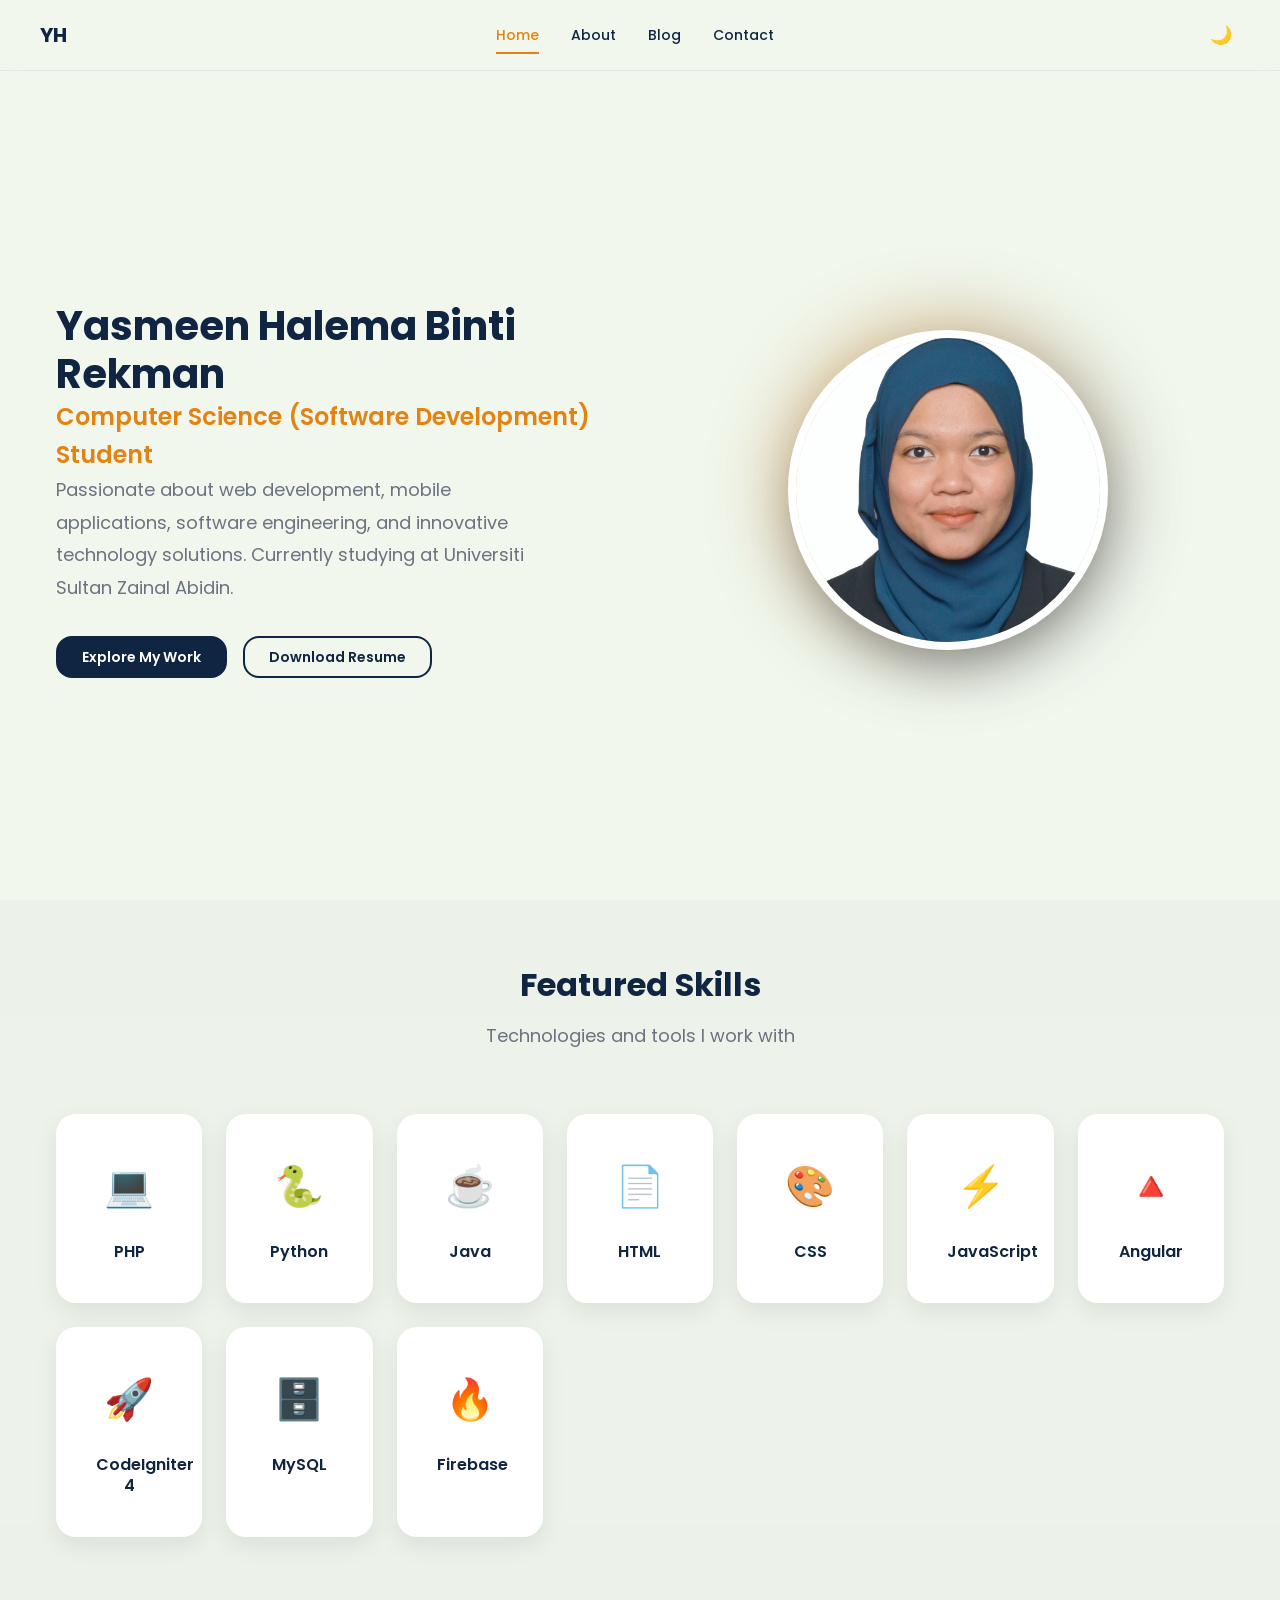
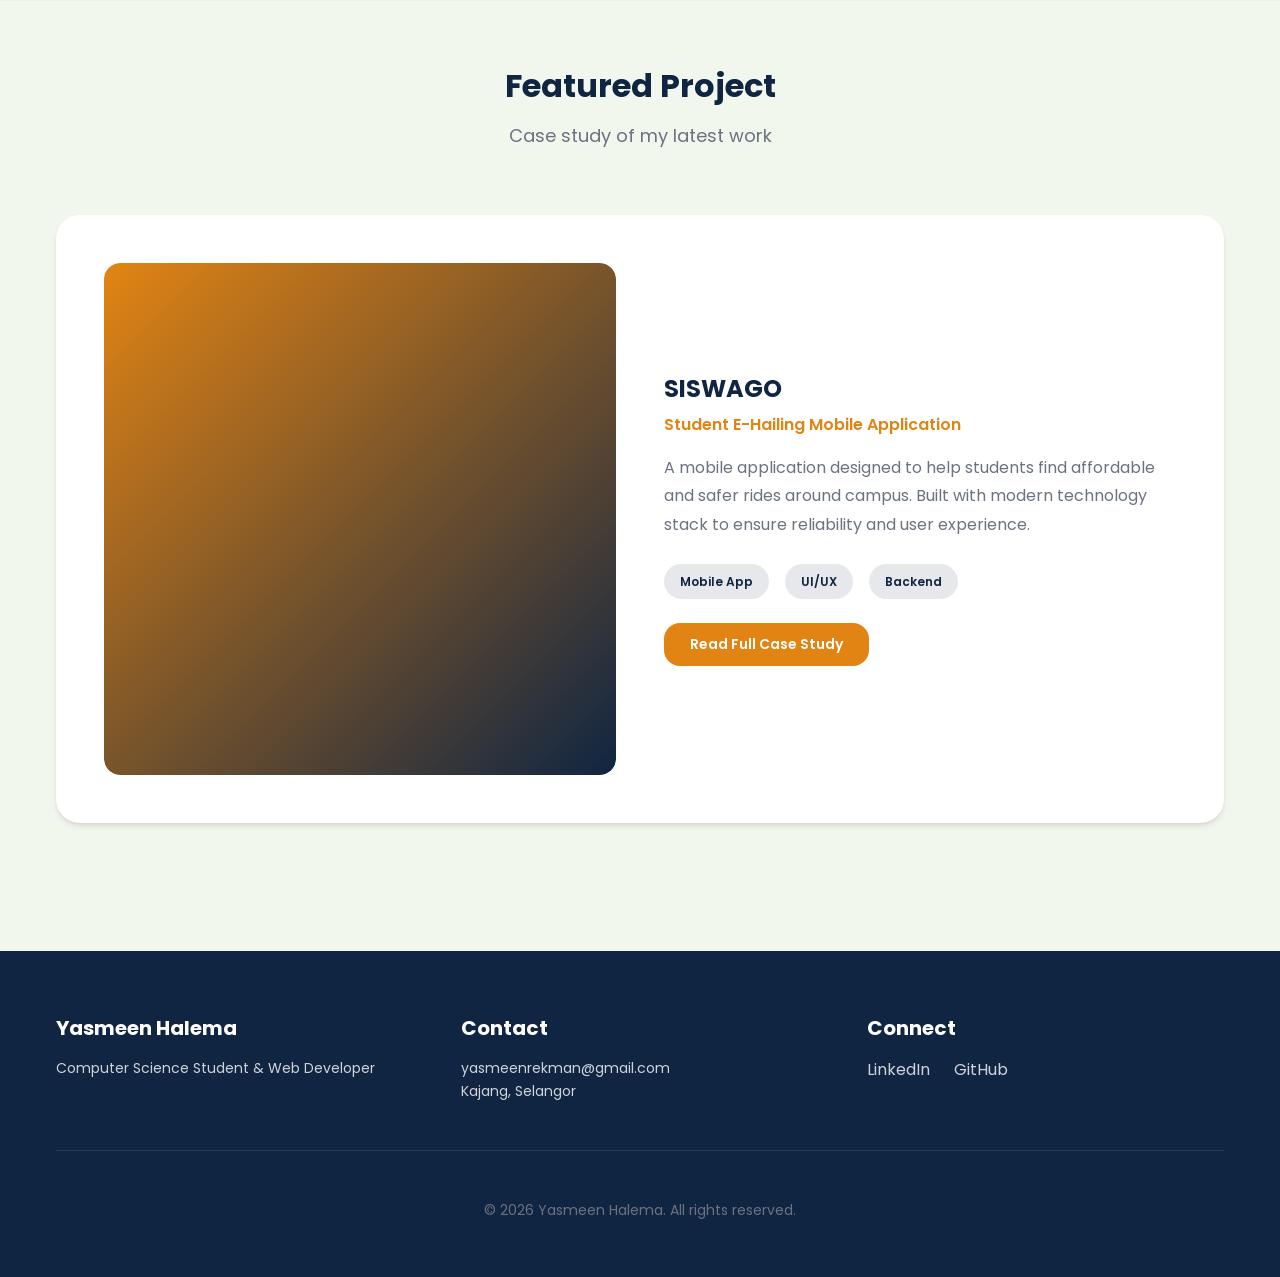
<file: index.html>
<!doctype html>
<html lang="en">
<head>
  <meta charset="utf-8" />
  <meta name="viewport" content="width=device-width, initial-scale=1" />
  <title>Yasmeen Halema — Personal Portfolio</title>
  <link rel="preconnect" href="https://fonts.googleapis.com" />
  <link rel="preconnect" href="https://fonts.gstatic.com" crossorigin />
  <link href="https://fonts.googleapis.com/css2?family=Poppins:wght@300;400;500;600;700&display=swap" rel="stylesheet" />
  <link rel="stylesheet" href="css/style.css">
</head>
<body>
  <header class="site-header" id="header">
    <div class="header-wrapper">
      <div class="container header-inner">
        <a class="logo" href="index.html">YH</a>
        <nav id="nav" class="nav">
          <a href="index.html" class="nav-link" data-page="home">Home</a>
          <a href="about.html" class="nav-link" data-page="about">About</a>
          <a href="blog.html" class="nav-link" data-page="blog">Blog</a>
          <a href="contact.html" class="nav-link" data-page="contact">Contact</a>
        </nav>
        <div class="header-actions">
          <button id="theme-toggle" class="btn-icon theme-toggle" aria-label="Toggle theme">🌙</button>
          <button id="nav-toggle" class="btn-icon nav-toggle mobile-only" aria-label="Toggle navigation">☰</button>
        </div>
      </div>
    </div>
  </header>

  <main>
    <!-- HERO SECTION -->
    <section class="hero" id="hero">
      <div class="container">
        <div class="hero-grid">
          <div class="hero-content fade-in">
            <div class="hero-text">
              <h1 class="hero-title">Yasmeen Halema Binti Rekman</h1>
              <p class="hero-subtitle">Computer Science (Software Development) Student</p>
              <p class="hero-description">Passionate about web development, mobile applications, software engineering, and innovative technology solutions. Currently studying at Universiti Sultan Zainal Abidin.</p>
            </div>
            <div class="hero-cta">
              <a href="about.html" class="btn btn-primary">Explore My Work</a>
              <a href="assets/resume.pdf" download class="btn btn-outline">Download Resume</a>
            </div>
          </div>
          <div class="hero-image fade-in">
            <div class="profile-wrapper">
              <div class="profile-bg"></div>
              <img src="assets/gambar formal 2.jpg" alt="Yasmeen Halema" class="profile-img" />
            </div>
          </div>
        </div>
      </div>
    </section>

    <!-- FEATURED SKILLS SECTION -->
    <section class="section-skills" id="skills">
      <div class="container">
        <div class="section-header fade-in">
          <h2>Featured Skills</h2>
          <p>Technologies and tools I work with</p>
        </div>
        <div class="skills-grid">
          <div class="skill-card fade-in">
            <div class="skill-icon">💻</div>
            <h3>PHP</h3>
          </div>
          <div class="skill-card fade-in">
            <div class="skill-icon">🐍</div>
            <h3>Python</h3>
          </div>
          <div class="skill-card fade-in">
            <div class="skill-icon">☕</div>
            <h3>Java</h3>
          </div>
          <div class="skill-card fade-in">
            <div class="skill-icon">📄</div>
            <h3>HTML</h3>
          </div>
          <div class="skill-card fade-in">
            <div class="skill-icon">🎨</div>
            <h3>CSS</h3>
          </div>
          <div class="skill-card fade-in">
            <div class="skill-icon">⚡</div>
            <h3>JavaScript</h3>
          </div>
          <div class="skill-card fade-in">
            <div class="skill-icon">🔺</div>
            <h3>Angular</h3>
          </div>
          <div class="skill-card fade-in">
            <div class="skill-icon">🚀</div>
            <h3>CodeIgniter 4</h3>
          </div>
          <div class="skill-card fade-in">
            <div class="skill-icon">🗄️</div>
            <h3>MySQL</h3>
          </div>
          <div class="skill-card fade-in">
            <div class="skill-icon">🔥</div>
            <h3>Firebase</h3>
          </div>
        </div>
      </div>
    </section>

    <!-- FEATURED PROJECT SECTION -->
    <section class="section-project" id="project">
      <div class="container">
        <div class="section-header fade-in">
          <h2>Featured Project</h2>
          <p>Case study of my latest work</p>
        </div>
        <div class="project-showcase fade-in">
          <div class="project-image">
            <div class="project-placeholder"></div>
          </div>
          <div class="project-details">
            <h3>SISWAGO</h3>
            <p class="project-subtitle">Student E-Hailing Mobile Application</p>
            <p class="project-description">A mobile application designed to help students find affordable and safer rides around campus. Built with modern technology stack to ensure reliability and user experience.</p>
            <div class="tech-badges">
              <span class="badge">Mobile App</span>
              <span class="badge">UI/UX</span>
              <span class="badge">Backend</span>
            </div>
            <a href="blog.html" class="btn btn-secondary">Read Full Case Study</a>
          </div>
        </div>
      </div>
    </section>

  </main>

  <!-- FOOTER -->
  <footer class="site-footer">
    <div class="container">
      <div class="footer-content">
        <div class="footer-section">
          <h4>Yasmeen Halema</h4>
          <p>Computer Science Student & Web Developer</p>
        </div>
        <div class="footer-section">
          <h4>Contact</h4>
          <p><a href="mailto:yasmeenrekman@gmail.com">yasmeenrekman@gmail.com</a></p>
          <p>Kajang, Selangor</p>
        </div>
        <div class="footer-section">
          <h4>Connect</h4>
          <div class="footer-socials">
            <a href="#" aria-label="LinkedIn">LinkedIn</a>
            <a href="#" aria-label="GitHub">GitHub</a>
          </div>
        </div>
      </div>
      <div class="footer-bottom">
        <p>&copy; 2026 Yasmeen Halema. All rights reserved.</p>
      </div>
    </div>
  </footer>

  <!-- SCROLL TO TOP BUTTON -->
  <button id="scrollTop" class="scroll-top" title="Back to top" aria-label="Scroll to top">↑</button>

  <script src="js/script.js"></script>
</body>
</html>
</file>
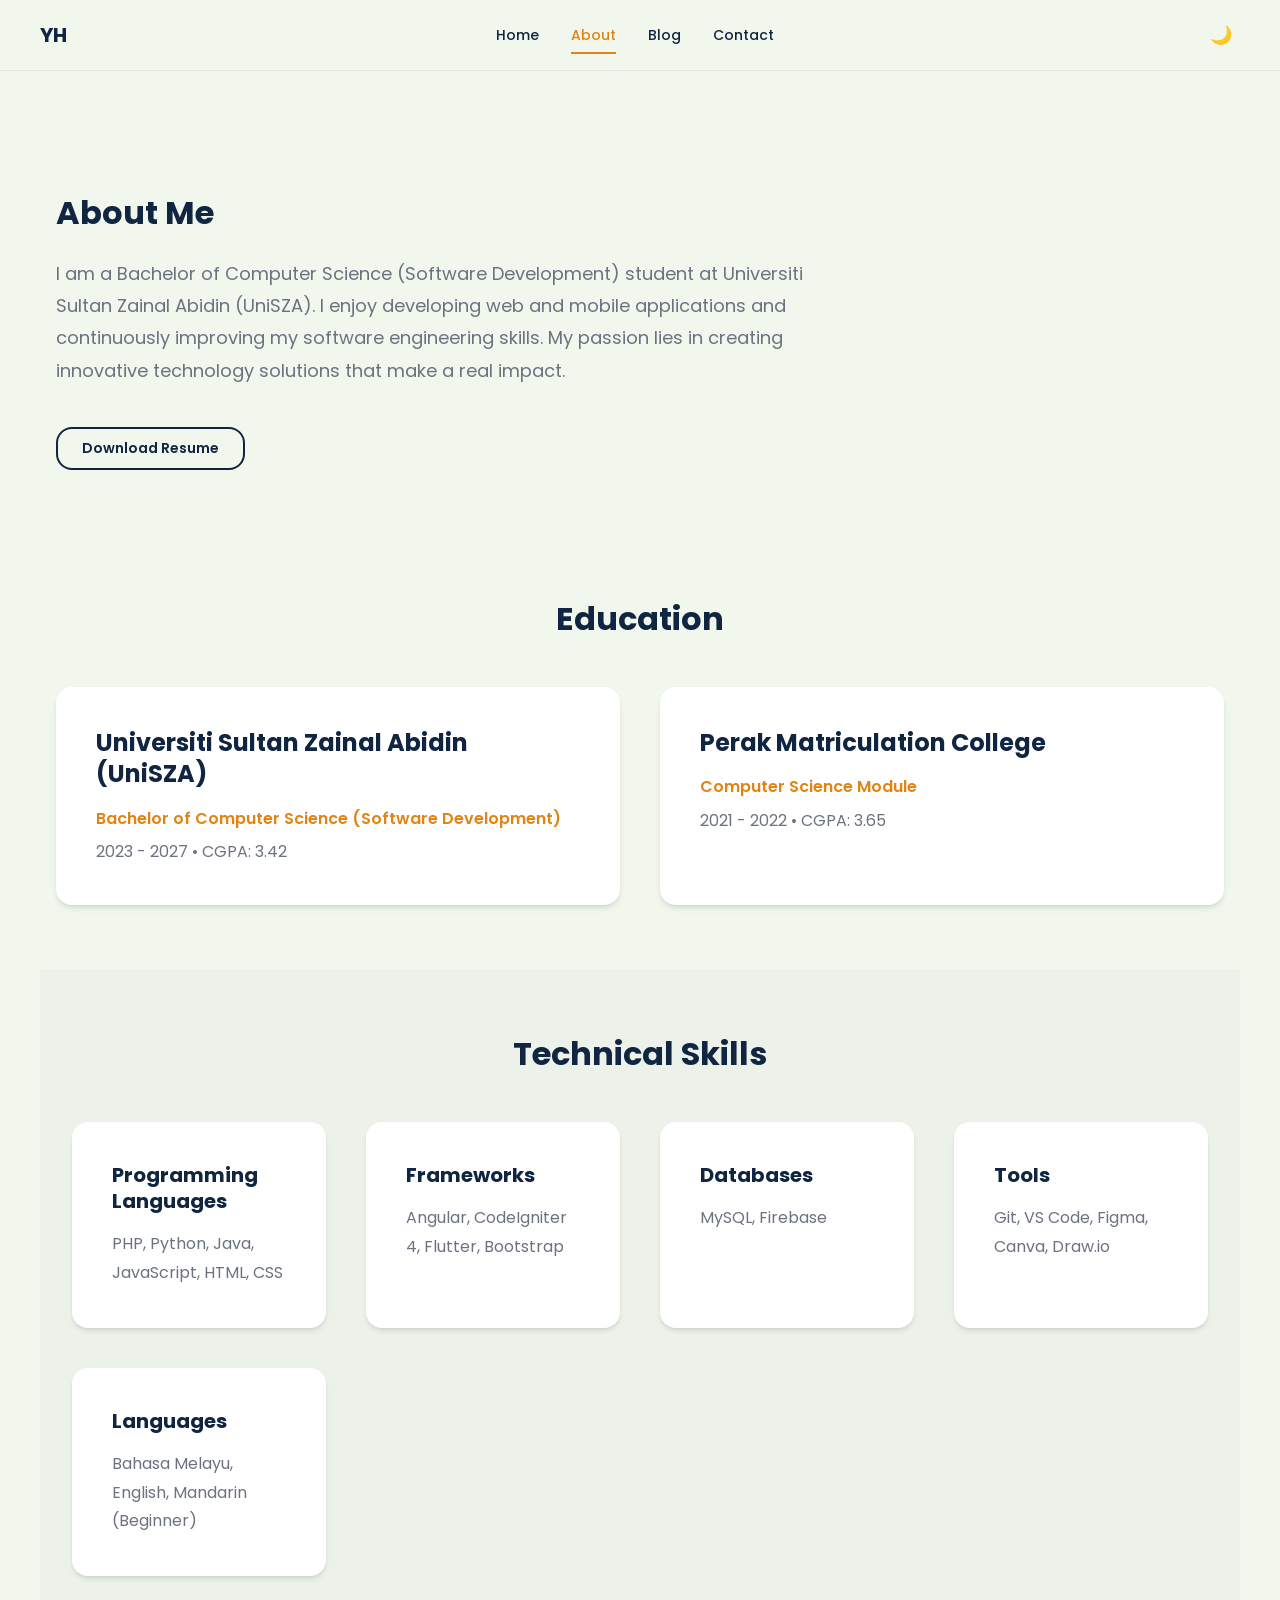
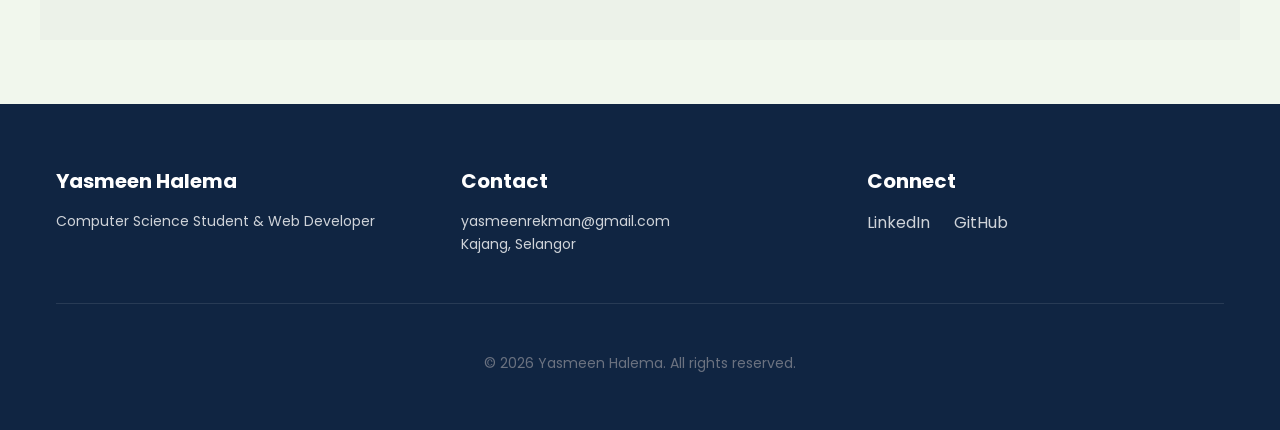
<file: about.html>
<!doctype html>
<html lang="en">
<head>
  <meta charset="utf-8" />
  <meta name="viewport" content="width=device-width, initial-scale=1" />
  <title>About — Yasmeen Halema</title>
  <link rel="preconnect" href="https://fonts.googleapis.com" />
  <link rel="preconnect" href="https://fonts.gstatic.com" crossorigin />
  <link href="https://fonts.googleapis.com/css2?family=Poppins:wght@300;400;500;600;700&display=swap" rel="stylesheet" />
  <link rel="stylesheet" href="css/style.css">
</head>
<body>
  <header class="site-header" id="header">
    <div class="header-wrapper">
      <div class="container header-inner">
        <a class="logo" href="index.html">YH</a>
        <nav id="nav" class="nav">
          <a href="index.html" class="nav-link" data-page="home">Home</a>
          <a href="about.html" class="nav-link" data-page="about">About</a>
          <a href="blog.html" class="nav-link" data-page="blog">Blog</a>
          <a href="contact.html" class="nav-link" data-page="contact">Contact</a>
        </nav>
        <div class="header-actions">
          <button id="theme-toggle" class="btn-icon theme-toggle" aria-label="Toggle theme">🌙</button>
          <button id="nav-toggle" class="btn-icon nav-toggle mobile-only" aria-label="Toggle navigation">☰</button>
        </div>
      </div>
    </div>
  </header>

  <main style="padding-top: 80px;">
    <div class="container">
      <!-- ABOUT ME SECTION -->
      <section class="section-about fade-in" style="padding: var(--space-4xl) 0; margin-top: var(--space-3xl);">
        <h1 style="font-size: var(--font-size-3xl); margin-bottom: var(--space-lg);">About Me</h1>
        <p style="font-size: var(--font-size-lg); line-height: 1.8; max-width: 800px; color: var(--text-muted);">
          I am a Bachelor of Computer Science (Software Development) student at Universiti Sultan Zainal Abidin (UniSZA). I enjoy developing web and mobile applications and continuously improving my software engineering skills. My passion lies in creating innovative technology solutions that make a real impact.
        </p>
        <a class="btn btn-outline" href="assets/resume.pdf" download style="margin-top: var(--space-lg);">Download Resume</a>
      </section>

      <!-- EDUCATION SECTION -->
      <section class="section-education fade-in" style="padding: var(--space-4xl) 0;">
        <h2 style="text-align: center; margin-bottom: var(--space-3xl);">Education</h2>
        <div class="edu-grid">
          <div class="edu-card" style="background: var(--white); padding: var(--space-2xl); border-radius: var(--radius-lg); box-shadow: var(--shadow-md);">
            <h3 style="margin-bottom: var(--space-md);">Universiti Sultan Zainal Abidin (UniSZA)</h3>
            <p style="color: var(--accent); font-weight: var(--fw-semibold); margin-bottom: var(--space-sm);">Bachelor of Computer Science (Software Development)</p>
            <p style="color: var(--text-muted); margin: 0;">2023 - 2027 • CGPA: 3.42</p>
          </div>
          <div class="edu-card" style="background: var(--white); padding: var(--space-2xl); border-radius: var(--radius-lg); box-shadow: var(--shadow-md);">
            <h3 style="margin-bottom: var(--space-md);">Perak Matriculation College</h3>
            <p style="color: var(--accent); font-weight: var(--fw-semibold); margin-bottom: var(--space-sm);">Computer Science Module</p>
            <p style="color: var(--text-muted); margin: 0;">2021 - 2022 • CGPA: 3.65</p>
          </div>
        </div>
      </section>

      <!-- TECHNICAL SKILLS SECTION -->
      <section class="section-tech-skills fade-in" style="padding: var(--space-4xl) 0; background: rgba(16, 37, 66, 0.02); margin: 0 calc(var(--space-md) * -1); padding-left: var(--space-md); padding-right: var(--space-md);">
        <div class="container">
          <h2 style="text-align: center; margin-bottom: var(--space-3xl);">Technical Skills</h2>
          <div style="display: grid; grid-template-columns: repeat(auto-fit, minmax(250px, 1fr)); gap: var(--space-2xl);">
            <div style="background: var(--white); padding: var(--space-2xl); border-radius: var(--radius-lg); box-shadow: var(--shadow-md);">
              <h4 style="color: var(--primary); margin-bottom: var(--space-md);">Programming Languages</h4>
              <p style="color: var(--text-muted); line-height: 1.8; margin: 0;">PHP, Python, Java, JavaScript, HTML, CSS</p>
            </div>
            <div style="background: var(--white); padding: var(--space-2xl); border-radius: var(--radius-lg); box-shadow: var(--shadow-md);">
              <h4 style="color: var(--primary); margin-bottom: var(--space-md);">Frameworks</h4>
              <p style="color: var(--text-muted); line-height: 1.8; margin: 0;">Angular, CodeIgniter 4, Flutter, Bootstrap</p>
            </div>
            <div style="background: var(--white); padding: var(--space-2xl); border-radius: var(--radius-lg); box-shadow: var(--shadow-md);">
              <h4 style="color: var(--primary); margin-bottom: var(--space-md);">Databases</h4>
              <p style="color: var(--text-muted); line-height: 1.8; margin: 0;">MySQL, Firebase</p>
            </div>
            <div style="background: var(--white); padding: var(--space-2xl); border-radius: var(--radius-lg); box-shadow: var(--shadow-md);">
              <h4 style="color: var(--primary); margin-bottom: var(--space-md);">Tools</h4>
              <p style="color: var(--text-muted); line-height: 1.8; margin: 0;">Git, VS Code, Figma, Canva, Draw.io</p>
            </div>
            <div style="background: var(--white); padding: var(--space-2xl); border-radius: var(--radius-lg); box-shadow: var(--shadow-md);">
              <h4 style="color: var(--primary); margin-bottom: var(--space-md);">Languages</h4>
              <p style="color: var(--text-muted); line-height: 1.8; margin: 0;">Bahasa Melayu, English, Mandarin (Beginner)</p>
            </div>
          </div>
        </div>
      </section>
    </div>
  </main>

  <footer class="site-footer">
    <div class="container">
      <div class="footer-content">
        <div class="footer-section">
          <h4>Yasmeen Halema</h4>
          <p>Computer Science Student & Web Developer</p>
        </div>
        <div class="footer-section">
          <h4>Contact</h4>
          <p><a href="mailto:yasmeenrekman@gmail.com">yasmeenrekman@gmail.com</a></p>
          <p>Kajang, Selangor</p>
        </div>
        <div class="footer-section">
          <h4>Connect</h4>
          <div class="footer-socials">
            <a href="#" aria-label="LinkedIn">LinkedIn</a>
            <a href="#" aria-label="GitHub">GitHub</a>
          </div>
        </div>
      </div>
      <div class="footer-bottom">
        <p>&copy; 2026 Yasmeen Halema. All rights reserved.</p>
      </div>
    </div>
  </footer>

  <button id="scrollTop" class="scroll-top" title="Back to top" aria-label="Scroll to top">↑</button>

  <script src="js/script.js"></script>
</body>
</html>
</file>
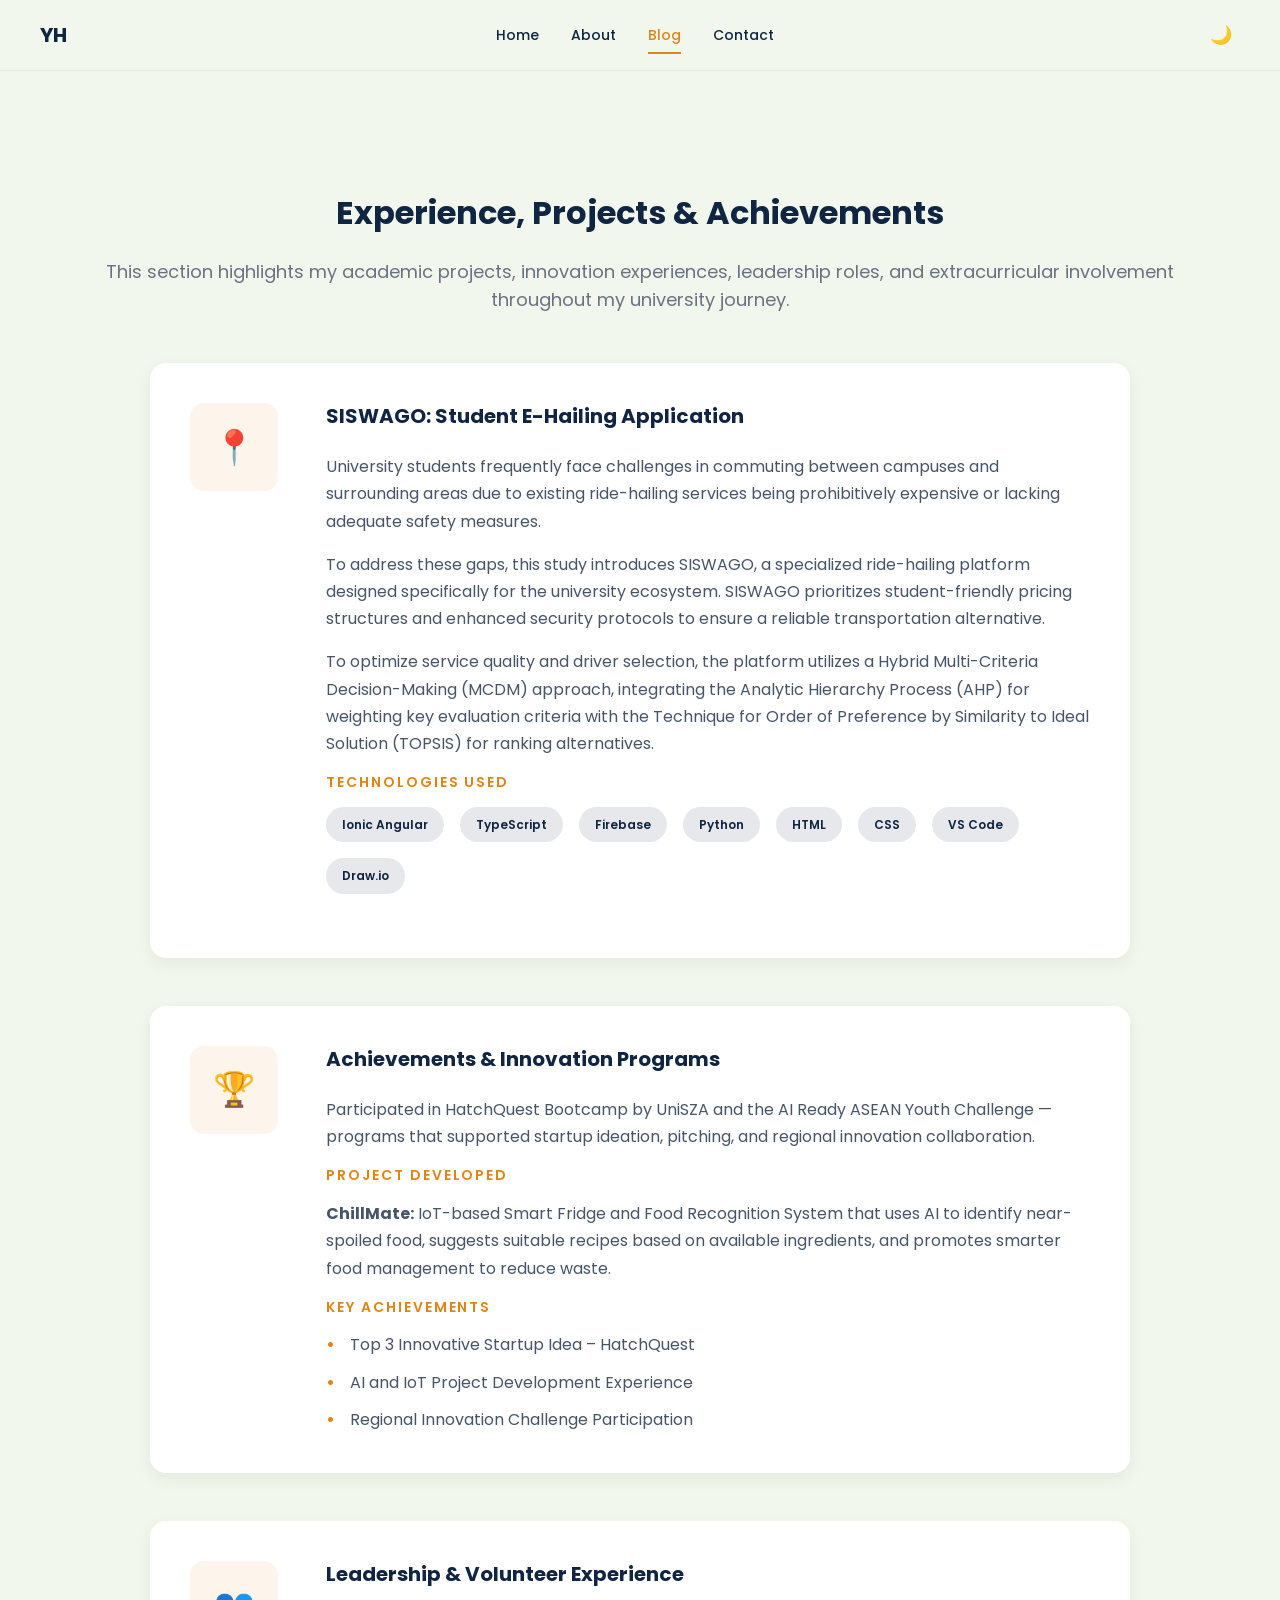
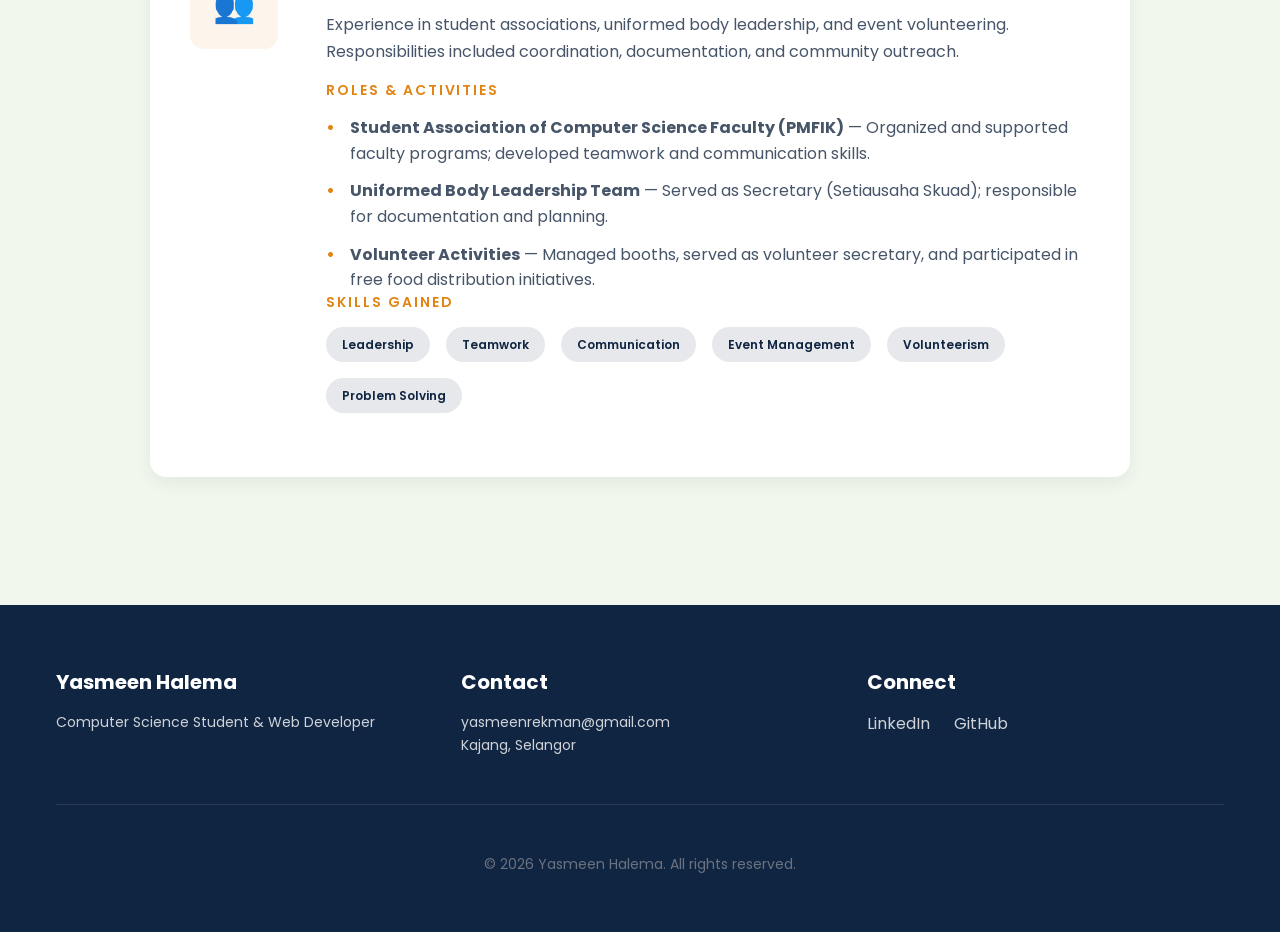
<file: blog.html>
<!doctype html>
<html lang="en">
<head>
  <meta charset="utf-8" />
  <meta name="viewport" content="width=device-width, initial-scale=1" />
  <title>Portfolio Highlights — Yasmeen Halema</title>
  <link rel="preconnect" href="https://fonts.googleapis.com" />
  <link rel="preconnect" href="https://fonts.gstatic.com" crossorigin />
  <link href="https://fonts.googleapis.com/css2?family=Poppins:wght@300;400;500;600;700&display=swap" rel="stylesheet" />
  <link rel="stylesheet" href="css/style.css">
</head>
<body>
  <header class="site-header" id="header">
    <div class="header-wrapper">
      <div class="container header-inner">
        <a class="logo" href="index.html">YH</a>
        <nav id="nav" class="nav">
          <a href="index.html" class="nav-link" data-page="home">Home</a>
          <a href="about.html" class="nav-link" data-page="about">About</a>
          <a href="blog.html" class="nav-link" data-page="blog">Blog</a>
          <a href="contact.html" class="nav-link" data-page="contact">Contact</a>
        </nav>
        <div class="header-actions">
          <button id="theme-toggle" class="btn-icon theme-toggle" aria-label="Toggle theme">🌙</button>
          <button id="nav-toggle" class="btn-icon nav-toggle mobile-only" aria-label="Toggle navigation">☰</button>
        </div>
      </div>
    </div>
  </header>

  <main style="padding-top: 88px;">
    <div class="container">
      <section class="section-experience fade-in" style="padding: var(--space-4xl) 0; margin-top: var(--space-2xl);">
        <div class="section-header" style="margin-bottom: var(--space-3xl); text-align: center;">
          <h1 style="font-size: var(--font-size-3xl); margin-bottom: var(--space-lg);">Experience, Projects & Achievements</h1>
          <p>This section highlights my academic projects, innovation experiences, leadership roles, and extracurricular involvement throughout my university journey.</p>
        </div>

        <div class="experience-grid">
          <!-- Project Card (TOP) -->
          <article class="experience-card fade-in">
            <div class="card-top" aria-hidden="true">
              <span class="card-icon" title="Project">📍</span>
            </div>
            <div class="timeline-content">
              <h3>SISWAGO: Student E-Hailing Application</h3>
              <p>University students frequently face challenges in commuting between campuses and surrounding areas due to existing ride-hailing services being prohibitively expensive or lacking adequate safety measures.</p>
              <p>To address these gaps, this study introduces SISWAGO, a specialized ride-hailing platform designed specifically for the university ecosystem. SISWAGO prioritizes student-friendly pricing structures and enhanced security protocols to ensure a reliable transportation alternative.</p>
              <p>To optimize service quality and driver selection, the platform utilizes a Hybrid Multi-Criteria Decision-Making (MCDM) approach, integrating the Analytic Hierarchy Process (AHP) for weighting key evaluation criteria with the Technique for Order of Preference by Similarity to Ideal Solution (TOPSIS) for ranking alternatives.</p>

              <div class="experience-subsection">
                <h4>TECHNOLOGIES USED</h4>
                <div class="tech-badges">
                  <span class="badge">Ionic Angular</span>
                  <span class="badge">TypeScript</span>
                  <span class="badge">Firebase</span>
                  <span class="badge">Python</span>
                  <span class="badge">HTML</span>
                  <span class="badge">CSS</span>
                  <span class="badge">VS Code</span>
                  <span class="badge">Draw.io</span>
                </div>
              </div>
            </div>
          </article>

          <!-- Achievement Card (MIDDLE) -->
          <article class="experience-card fade-in">
            <div class="card-top" aria-hidden="true">
              <span class="card-icon" title="Achievements">🏆</span>
            </div>
            <div class="timeline-content">
              <h3>Achievements & Innovation Programs</h3>
              <p>Participated in HatchQuest Bootcamp by UniSZA and the AI Ready ASEAN Youth Challenge — programs that supported startup ideation, pitching, and regional innovation collaboration.</p>

              <div class="experience-subsection">
                <h4>Project Developed</h4>
                <p><strong>ChillMate:</strong> IoT-based Smart Fridge and Food Recognition System that uses AI to identify near-spoiled food, suggests suitable recipes based on available ingredients, and promotes smarter food management to reduce waste.</p>
              </div>

              <div class="experience-subsection">
                <h4>KEY ACHIEVEMENTS</h4>
                <ul class="card-list">
                  <li>Top 3 Innovative Startup Idea – HatchQuest</li>
                  <li>AI and IoT Project Development Experience</li>
                  <li>Regional Innovation Challenge Participation</li>
                </ul>
              </div>
            </div>
          </article>

          <!-- Leadership Card (BOTTOM) -->
          <article class="experience-card fade-in">
            <div class="card-top" aria-hidden="true">
              <span class="card-icon" title="Leadership">👥</span>
            </div>
            <div class="timeline-content">
              <h3>Leadership & Volunteer Experience</h3>
              <p>Experience in student associations, uniformed body leadership, and event volunteering. Responsibilities included coordination, documentation, and community outreach.</p>

              <div class="experience-subsection">
                <h4>Roles & Activities</h4>
                <ul class="card-list">
                  <li><strong>Student Association of Computer Science Faculty (PMFIK)</strong> — Organized and supported faculty programs; developed teamwork and communication skills.</li>
                  <li><strong>Uniformed Body Leadership Team</strong> — Served as Secretary (Setiausaha Skuad); responsible for documentation and planning.</li>
                  <li><strong>Volunteer Activities</strong> — Managed booths, served as volunteer secretary, and participated in free food distribution initiatives.</li>
                </ul>
              </div>

              <div class="experience-subsection">
                <h4>SKILLS GAINED</h4>
                <div class="tech-badges">
                  <span class="badge">Leadership</span>
                  <span class="badge">Teamwork</span>
                  <span class="badge">Communication</span>
                  <span class="badge">Event Management</span>
                  <span class="badge">Volunteerism</span>
                  <span class="badge">Problem Solving</span>
                </div>
              </div>
            </div>
          </article>
        </div>
      </section>
    </div>
  </main>

  <footer class="site-footer">
    <div class="container">
      <div class="footer-content">
        <div class="footer-section">
          <h4>Yasmeen Halema</h4>
          <p>Computer Science Student & Web Developer</p>
        </div>
        <div class="footer-section">
          <h4>Contact</h4>
          <p><a href="mailto:yasmeenrekman@gmail.com">yasmeenrekman@gmail.com</a></p>
          <p>Kajang, Selangor</p>
        </div>
        <div class="footer-section">
          <h4>Connect</h4>
          <div class="footer-socials">
            <a href="#" aria-label="LinkedIn">LinkedIn</a>
            <a href="#" aria-label="GitHub">GitHub</a>
          </div>
        </div>
      </div>
      <div class="footer-bottom">
        <p>&copy; 2026 Yasmeen Halema. All rights reserved.</p>
      </div>
    </div>
  </footer>

  <button id="scrollTop" class="scroll-top" title="Back to top" aria-label="Scroll to top">↑</button>

  <script src="js/script.js"></script>
</body>
</html>
</file>
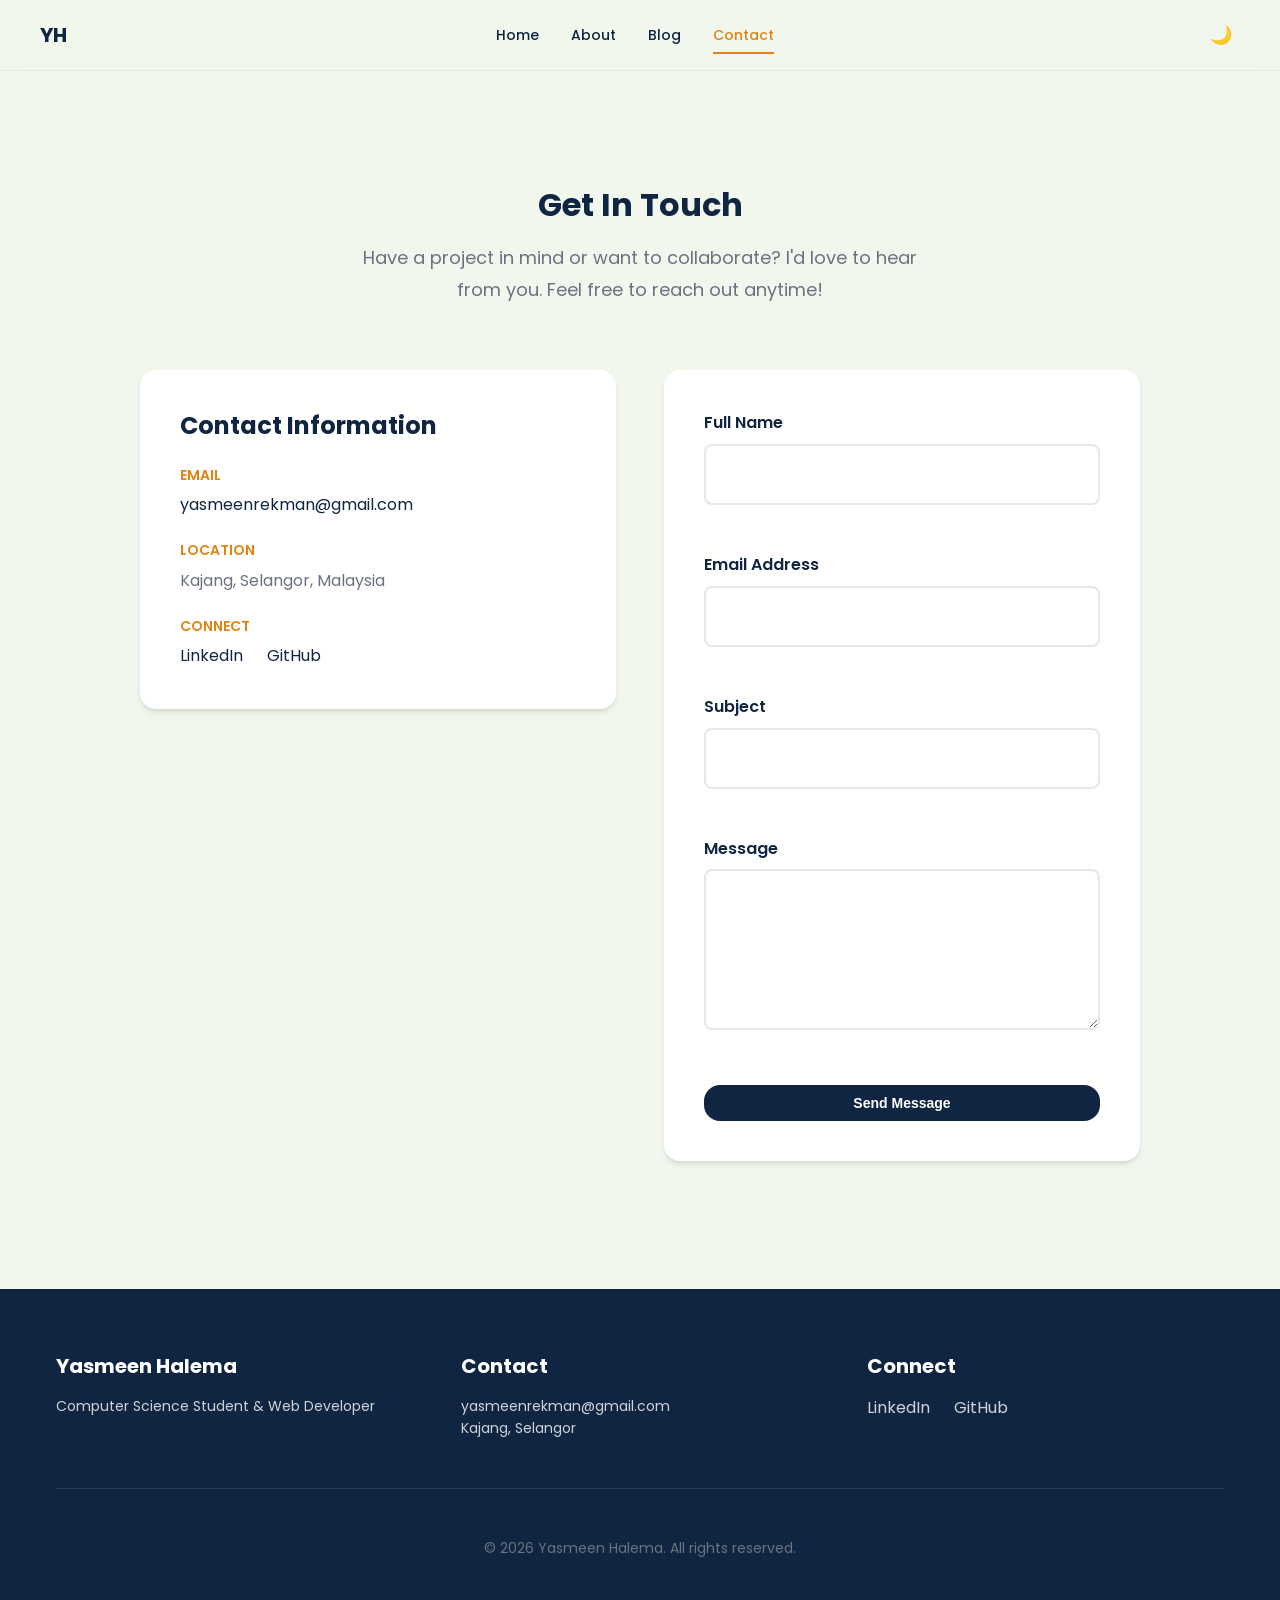
<file: contact.html>
<!doctype html>
<html lang="en">
<head>
  <meta charset="utf-8" />
  <meta name="viewport" content="width=device-width, initial-scale=1" />
  <title>Contact — Yasmeen Halema</title>
  <link rel="preconnect" href="https://fonts.googleapis.com" />
  <link rel="preconnect" href="https://fonts.gstatic.com" crossorigin />
  <link href="https://fonts.googleapis.com/css2?family=Poppins:wght@300;400;500;600;700&display=swap" rel="stylesheet" />
  <link rel="stylesheet" href="css/style.css">
</head>
<body>
  <header class="site-header" id="header">
    <div class="header-wrapper">
      <div class="container header-inner">
        <a class="logo" href="index.html">YH</a>
        <nav id="nav" class="nav">
          <a href="index.html" class="nav-link" data-page="home">Home</a>
          <a href="about.html" class="nav-link" data-page="about">About</a>
          <a href="blog.html" class="nav-link" data-page="blog">Blog</a>
          <a href="contact.html" class="nav-link" data-page="contact">Contact</a>
        </nav>
        <div class="header-actions">
          <button id="theme-toggle" class="btn-icon theme-toggle" aria-label="Toggle theme">🌙</button>
          <button id="nav-toggle" class="btn-icon nav-toggle mobile-only" aria-label="Toggle navigation">☰</button>
        </div>
      </div>
    </div>
  </header>

  <main style="padding-top: 80px;">
    <div class="container">
      <section class="section-contact fade-in" style="padding: var(--space-4xl) 0; margin-top: var(--space-2xl);">
        <div class="contact-header" style="text-align: center; max-width: 600px; margin: 0 auto var(--space-4xl);">
          <h1 style="font-size: var(--font-size-3xl); margin-bottom: var(--space-md);">Get In Touch</h1>
          <p style="font-size: var(--font-size-lg); color: var(--text-muted); line-height: 1.8;">Have a project in mind or want to collaborate? I'd love to hear from you. Feel free to reach out anytime!</p>
        </div>

        <div style="display: grid; grid-template-columns: 1fr 1fr; gap: var(--space-3xl); align-items: start; max-width: 1000px; margin: 0 auto; grid-auto-flow: dense;" class="contact-form-grid">
          
          <!-- CONTACT INFO -->
          <div class="contact-info fade-in" style="background: var(--white); padding: var(--space-2xl); border-radius: var(--radius-lg); box-shadow: var(--shadow-md);">
            <h3 style="margin-bottom: var(--space-lg);">Contact Information</h3>
            
            <div style="margin-bottom: var(--space-lg);">
              <h4 style="font-size: var(--font-size-sm); color: var(--accent); font-weight: var(--fw-semibold); margin-bottom: var(--space-sm); text-transform: uppercase;">Email</h4>
              <a href="mailto:yasmeenrekman@gmail.com" style="font-size: var(--font-size-base); color: var(--text-light); transition: color var(--duration-fast) var(--easing);">yasmeenrekman@gmail.com</a>
            </div>

            <div style="margin-bottom: var(--space-lg);">
              <h4 style="font-size: var(--font-size-sm); color: var(--accent); font-weight: var(--fw-semibold); margin-bottom: var(--space-sm); text-transform: uppercase;">Location</h4>
              <p style="margin: 0;">Kajang, Selangor, Malaysia</p>
            </div>

            <div>
              <h4 style="font-size: var(--font-size-sm); color: var(--accent); font-weight: var(--fw-semibold); margin-bottom: var(--space-sm); text-transform: uppercase;">Connect</h4>
              <div style="display: flex; gap: var(--space-lg);">
                <a href="#" style="color: var(--text-light); transition: color var(--duration-fast) var(--easing);">LinkedIn</a>
                <a href="#" style="color: var(--text-light); transition: color var(--duration-fast) var(--easing);">GitHub</a>
              </div>
            </div>
          </div>

          <!-- CONTACT FORM -->
          <div class="contact-form fade-in" style="background: var(--white); padding: var(--space-2xl); border-radius: var(--radius-lg); box-shadow: var(--shadow-md);">
            <form id="contactForm" novalidate>
              <div class="form-row" style="margin-bottom: var(--space-lg);">
                <label for="name" style="display: block; font-weight: var(--fw-semibold); margin-bottom: var(--space-sm); color: var(--text-light);">Full Name</label>
                <input type="text" id="name" name="name" required style="width: 100%; padding: var(--space-md); border: 2px solid var(--border); border-radius: var(--radius-md); font-family: var(--font-family); font-size: var(--font-size-base); transition: all var(--duration-fast) var(--easing);" />
                <small class="error" id="nameError" style="color: #b91c1c; font-size: var(--font-size-xs); display: block; height: 1.2rem; margin-top: var(--space-xs);"></small>
              </div>

              <div class="form-row" style="margin-bottom: var(--space-lg);">
                <label for="email" style="display: block; font-weight: var(--fw-semibold); margin-bottom: var(--space-sm); color: var(--text-light);">Email Address</label>
                <input type="email" id="email" name="email" required style="width: 100%; padding: var(--space-md); border: 2px solid var(--border); border-radius: var(--radius-md); font-family: var(--font-family); font-size: var(--font-size-base); transition: all var(--duration-fast) var(--easing);" />
                <small class="error" id="emailError" style="color: #b91c1c; font-size: var(--font-size-xs); display: block; height: 1.2rem; margin-top: var(--space-xs);"></small>
              </div>

              <div class="form-row" style="margin-bottom: var(--space-lg);">
                <label for="subject" style="display: block; font-weight: var(--fw-semibold); margin-bottom: var(--space-sm); color: var(--text-light);">Subject</label>
                <input type="text" id="subject" name="subject" required style="width: 100%; padding: var(--space-md); border: 2px solid var(--border); border-radius: var(--radius-md); font-family: var(--font-family); font-size: var(--font-size-base); transition: all var(--duration-fast) var(--easing);" />
                <small class="error" id="subjectError" style="color: #b91c1c; font-size: var(--font-size-xs); display: block; height: 1.2rem; margin-top: var(--space-xs);"></small>
              </div>

              <div class="form-row" style="margin-bottom: var(--space-lg);">
                <label for="message" style="display: block; font-weight: var(--fw-semibold); margin-bottom: var(--space-sm); color: var(--text-light);">Message</label>
                <textarea id="message" name="message" rows="5" required style="width: 100%; padding: var(--space-md); border: 2px solid var(--border); border-radius: var(--radius-md); font-family: var(--font-family); font-size: var(--font-size-base); resize: vertical; transition: all var(--duration-fast) var(--easing);"></textarea>
                <small class="error" id="messageError" style="color: #b91c1c; font-size: var(--font-size-xs); display: block; height: 1.2rem; margin-top: var(--space-xs);"></small>
              </div>

              <button type="submit" class="btn btn-primary" style="width: 100%;">Send Message</button>
            </form>
          </div>

        </div>
      </section>
    </div>
  </main>

  <footer class="site-footer">
    <div class="container">
      <div class="footer-content">
        <div class="footer-section">
          <h4>Yasmeen Halema</h4>
          <p>Computer Science Student & Web Developer</p>
        </div>
        <div class="footer-section">
          <h4>Contact</h4>
          <p><a href="mailto:yasmeenrekman@gmail.com">yasmeenrekman@gmail.com</a></p>
          <p>Kajang, Selangor</p>
        </div>
        <div class="footer-section">
          <h4>Connect</h4>
          <div class="footer-socials">
            <a href="#" aria-label="LinkedIn">LinkedIn</a>
            <a href="#" aria-label="GitHub">GitHub</a>
          </div>
        </div>
      </div>
      <div class="footer-bottom">
        <p>&copy; 2026 Yasmeen Halema. All rights reserved.</p>
      </div>
    </div>
  </footer>

  <button id="scrollTop" class="scroll-top" title="Back to top" aria-label="Scroll to top">↑</button>

  <script src="js/script.js"></script>
</body>
</html>
</file>
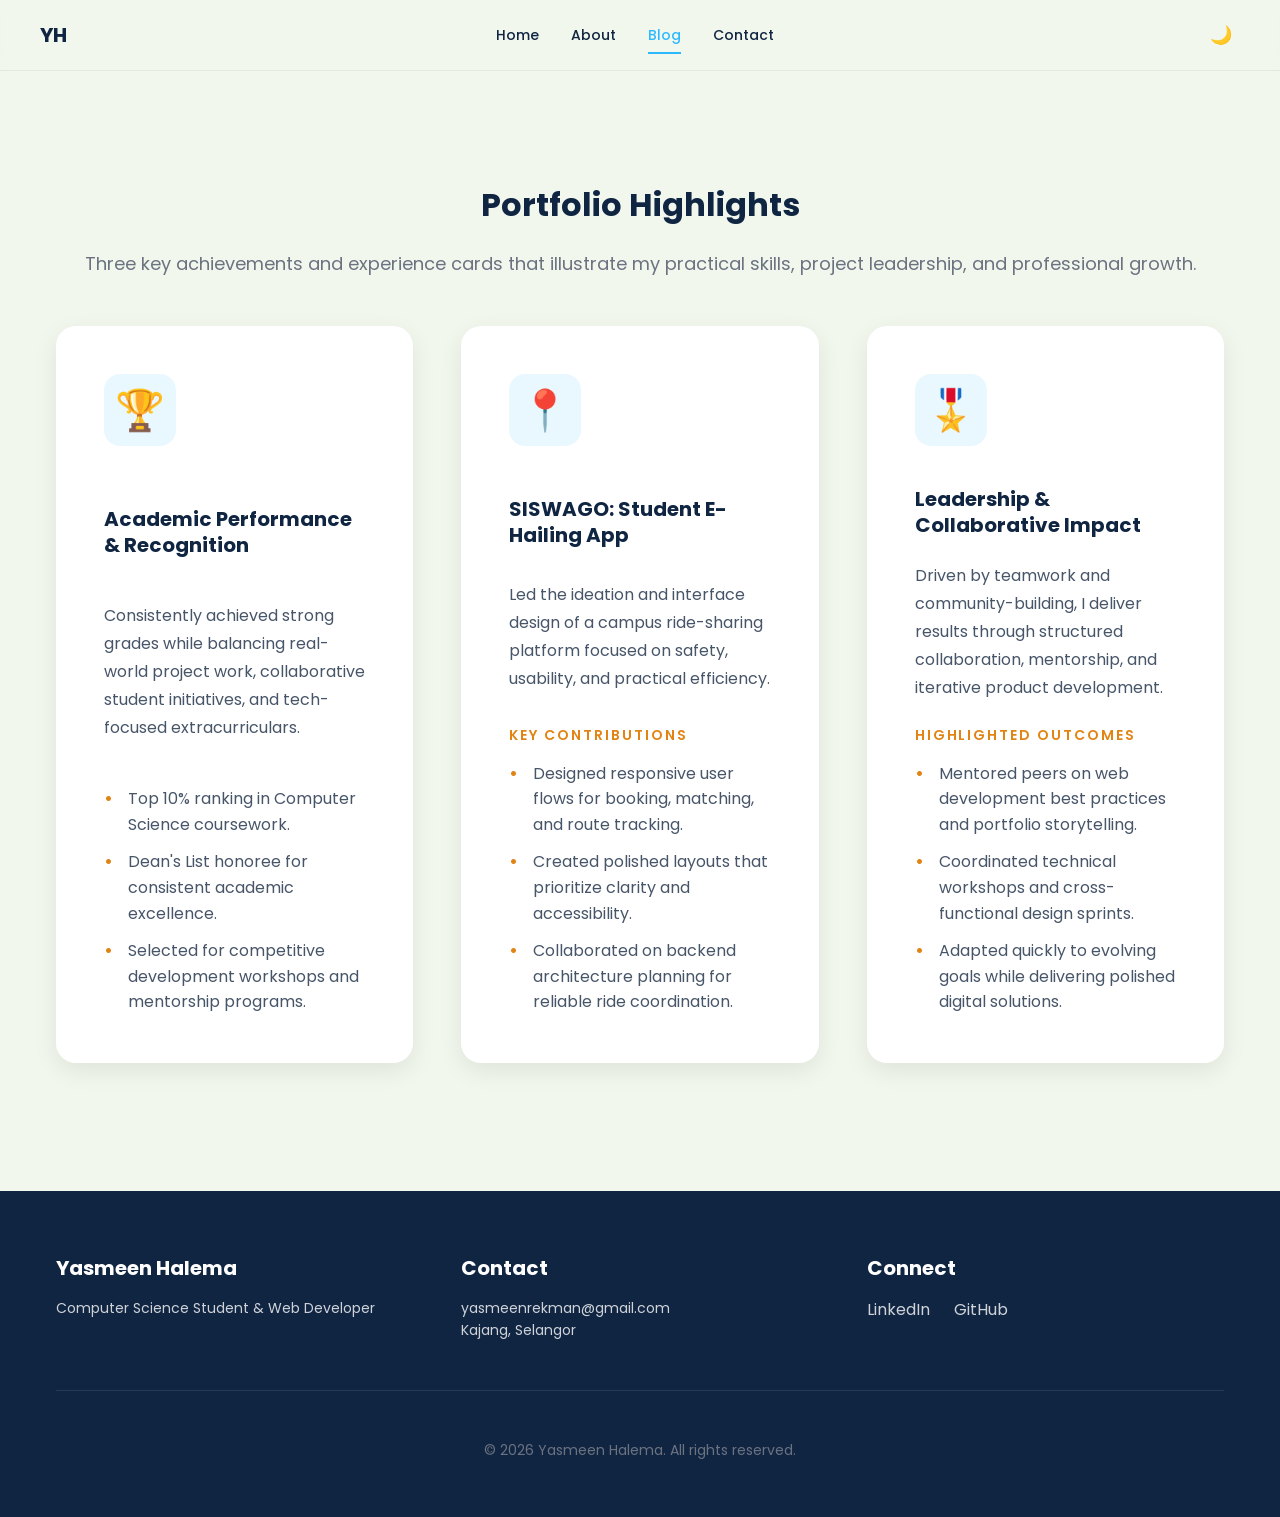
<file: portfolio-blog/blog.html>
<!doctype html>
<html lang="en">
<head>
  <meta charset="utf-8" />
  <meta name="viewport" content="width=device-width, initial-scale=1" />
  <title>Portfolio Highlights — Yasmeen Halema</title>
  <link rel="preconnect" href="https://fonts.googleapis.com" />
  <link rel="preconnect" href="https://fonts.gstatic.com" crossorigin />
  <link href="https://fonts.googleapis.com/css2?family=Poppins:wght@300;400;500;600;700&display=swap" rel="stylesheet" />
  <link rel="stylesheet" href="css/style.css">
</head>
<body>
  <header class="site-header" id="header">
    <div class="header-wrapper">
      <div class="container header-inner">
        <a class="logo" href="index.html">YH</a>
        <nav id="nav" class="nav">
          <a href="index.html" class="nav-link" data-page="home">Home</a>
          <a href="about.html" class="nav-link" data-page="about">About</a>
          <a href="blog.html" class="nav-link" data-page="blog">Blog</a>
          <a href="contact.html" class="nav-link" data-page="contact">Contact</a>
        </nav>
        <div class="header-actions">
          <button id="theme-toggle" class="btn-icon theme-toggle" aria-label="Toggle theme">🌙</button>
          <button id="nav-toggle" class="btn-icon nav-toggle mobile-only" aria-label="Toggle navigation">☰</button>
        </div>
      </div>
    </div>
  </header>

  <main style="padding-top: 80px;">
    <div class="container">
      <section class="section-experience fade-in" style="padding: var(--space-4xl) 0; margin-top: var(--space-2xl);">
        <div class="section-header" style="margin-bottom: var(--space-3xl);">
          <h1 style="font-size: var(--font-size-3xl); margin-bottom: var(--space-lg);">Portfolio Highlights</h1>
          <p>Three key achievements and experience cards that illustrate my practical skills, project leadership, and professional growth.</p>
        </div>

        <div class="experience-grid">
          <article class="experience-card fade-in">
            <div class="card-top">
              <span class="card-icon">🏆</span>
            </div>
            <h3>Academic Performance & Recognition</h3>
            <p>Consistently achieved strong grades while balancing real-world project work, collaborative student initiatives, and tech-focused extracurriculars.</p>
            <ul class="card-list">
              <li>Top 10% ranking in Computer Science coursework.</li>
              <li>Dean's List honoree for consistent academic excellence.</li>
              <li>Selected for competitive development workshops and mentorship programs.</li>
            </ul>
          </article>

          <article class="experience-card fade-in">
            <div class="card-top">
              <span class="card-icon">📍</span>
            </div>
            <h3>SISWAGO: Student E-Hailing App</h3>
            <p>Led the ideation and interface design of a campus ride-sharing platform focused on safety, usability, and practical efficiency.</p>
            <div class="experience-subsection">
              <h4>Key contributions</h4>
              <ul class="card-list">
                <li>Designed responsive user flows for booking, matching, and route tracking.</li>
                <li>Created polished layouts that prioritize clarity and accessibility.</li>
                <li>Collaborated on backend architecture planning for reliable ride coordination.</li>
              </ul>
            </div>
          </article>

          <article class="experience-card fade-in">
            <div class="card-top">
              <span class="card-icon">🎖️</span>
            </div>
            <h3>Leadership & Collaborative Impact</h3>
            <p>Driven by teamwork and community-building, I deliver results through structured collaboration, mentorship, and iterative product development.</p>
            <div class="experience-subsection">
              <h4>Highlighted outcomes</h4>
              <ul class="card-list">
                <li>Mentored peers on web development best practices and portfolio storytelling.</li>
                <li>Coordinated technical workshops and cross-functional design sprints.</li>
                <li>Adapted quickly to evolving goals while delivering polished digital solutions.</li>
              </ul>
            </div>
          </article>
        </div>
      </section>
    </div>
  </main>

  <footer class="site-footer">
    <div class="container">
      <div class="footer-content">
        <div class="footer-section">
          <h4>Yasmeen Halema</h4>
          <p>Computer Science Student & Web Developer</p>
        </div>
        <div class="footer-section">
          <h4>Contact</h4>
          <p><a href="mailto:yasmeenrekman@gmail.com">yasmeenrekman@gmail.com</a></p>
          <p>Kajang, Selangor</p>
        </div>
        <div class="footer-section">
          <h4>Connect</h4>
          <div class="footer-socials">
            <a href="#" aria-label="LinkedIn">LinkedIn</a>
            <a href="#" aria-label="GitHub">GitHub</a>
          </div>
        </div>
      </div>
      <div class="footer-bottom">
        <p>&copy; 2026 Yasmeen Halema. All rights reserved.</p>
      </div>
    </div>
  </footer>

  <button id="scrollTop" class="scroll-top" title="Back to top" aria-label="Scroll to top">↑</button>

  <script src="js/script.js"></script>
</body>
</html>
</file>
<file: css/style.css>
/* ========================================
   DESIGN SYSTEM & VARIABLES
   ======================================== */
:root {
  /* Colors */
  --primary: #102542;
  --accent: #e28413;
  --accent-rgb: 226, 132, 19;
  --bg-light: #f1f7ed;
  --bg-dark: #0b1220;
  --text-light: #102542;
  --text-dark: #e6eef6;
  --text-muted: #6b7280;
  --white: #ffffff;
  --border: #e5e7eb;

  /* Spacing Scale */
  --space-xs: 0.25rem;
  --space-sm: 0.5rem;
  --space-md: 1rem;
  --space-lg: 1.5rem;
  --space-xl: 2rem;
  --space-2xl: 2.5rem;
  --space-3xl: 3rem;
  --space-4xl: 4rem;

  /* Typography */
  --font-family: 'Poppins', -apple-system, BlinkMacSystemFont, 'Segoe UI', 'Roboto', sans-serif;
  --font-size-xs: 0.75rem;
  --font-size-sm: 0.875rem;
  --font-size-base: 1rem;
  --font-size-lg: 1.125rem;
  --font-size-xl: 1.25rem;
  --font-size-2xl: 1.5rem;
  --font-size-3xl: 2rem;
  --font-size-4xl: 2.5rem;

  /* Font Weights */
  --fw-light: 300;
  --fw-regular: 400;
  --fw-medium: 500;
  --fw-semibold: 600;
  --fw-bold: 700;

  /* Border Radius */
  --radius-sm: 0.375rem;
  --radius-md: 0.5rem;
  --radius-lg: 1rem;
  --radius-xl: 1.5rem;
  --radius-full: 9999px;

  /* Shadows */
  --shadow-sm: 0 1px 2px 0 rgba(0, 0, 0, 0.05);
  --shadow-md: 0 4px 6px -1px rgba(0, 0, 0, 0.1), 0 2px 4px -1px rgba(0, 0, 0, 0.06);
  --shadow-lg: 0 10px 15px -3px rgba(0, 0, 0, 0.1), 0 4px 6px -2px rgba(0, 0, 0, 0.05);
  --shadow-xl: 0 20px 25px -5px rgba(0, 0, 0, 0.1), 0 10px 10px -5px rgba(0, 0, 0, 0.04);
  --shadow-2xl: 0 25px 50px -12px rgba(0, 0, 0, 0.25);

  /* Transitions */
  --duration-fast: 150ms;
  --duration-base: 200ms;
  --duration-slow: 300ms;
  --easing: cubic-bezier(0.4, 0, 0.2, 1);
}

/* Dark Mode */
[data-theme='dark'] {
  --bg-light: var(--bg-dark);
  --text-light: var(--text-dark);
  --border: #1e293b;
}

/* ========================================
   GLOBAL STYLES
   ======================================== */
* {
  margin: 0;
  padding: 0;
  box-sizing: border-box;
}

html {
  scroll-behavior: smooth;
}

body {
  font-family: var(--font-family);
  font-size: var(--font-size-base);
  line-height: 1.6;
  color: var(--text-light);
  background-color: var(--bg-light);
  transition: background-color var(--duration-base) var(--easing),
              color var(--duration-base) var(--easing);
  overflow-x: hidden;
}

/* ========================================
   TYPOGRAPHY
   ======================================== */
h1, h2, h3, h4, h5, h6 {
  font-weight: var(--fw-bold);
  line-height: 1.3;
  margin-bottom: var(--space-md);
}

h1 {
  font-size: var(--font-size-4xl);
}

h2 {
  font-size: var(--font-size-3xl);
}

h3 {
  font-size: var(--font-size-2xl);
}

h4 {
  font-size: var(--font-size-xl);
}

p {
  margin-bottom: var(--space-md);
  color: var(--text-muted);
}

a {
  color: var(--accent);
  text-decoration: none;
  transition: color var(--duration-fast) var(--easing);
}

a:hover {
  color: #1d99d9;
}

/* ========================================
   LAYOUT HELPERS
   ======================================== */
.container {
  max-width: 1200px;
  margin: 0 auto;
  padding: 0 var(--space-md);
}

.fade-in {
  opacity: 0;
  animation: fadeInUp var(--duration-slow) var(--easing) forwards;
}

/* ========================================
   ANIMATIONS
   ======================================== */
@keyframes fadeInUp {
  from {
    opacity: 0;
    transform: translateY(20px);
  }
  to {
    opacity: 1;
    transform: translateY(0);
  }
}

@keyframes float {
  0%, 100% {
    transform: translateY(0px);
  }
  50% {
    transform: translateY(-10px);
  }
}

@keyframes slideIn {
  from {
    opacity: 0;
    transform: translateX(-10px);
  }
  to {
    opacity: 1;
    transform: translateX(0);
  }
}

/* ========================================
   HEADER & NAVIGATION
   ======================================== */
.site-header {
  position: fixed;
  top: 0;
  left: 0;
  right: 0;
  z-index: 1000;
  transition: all var(--duration-base) var(--easing);
}

.header-wrapper {
  background: rgba(241, 247, 237, 0.7);
  backdrop-filter: blur(10px);
  border-bottom: 1px solid rgba(0, 0, 0, 0.05);
  transition: all var(--duration-base) var(--easing);
}

[data-theme='dark'] .header-wrapper {
  background: rgba(11, 18, 32, 0.7);
  border-bottom: 1px solid rgba(255, 255, 255, 0.1);
}

.site-header.scrolled .header-wrapper {
  box-shadow: var(--shadow-md);
  background: rgba(241, 247, 237, 0.95);
}

[data-theme='dark'] .site-header.scrolled .header-wrapper {
  background: rgba(11, 18, 32, 0.95);
}

.header-inner {
  display: flex;
  align-items: center;
  justify-content: space-between;
  padding: var(--space-md) 0;
  gap: var(--space-lg);
}

.logo {
  font-size: var(--font-size-xl);
  font-weight: var(--fw-bold);
  color: var(--primary);
  text-decoration: none;
  transition: all var(--duration-fast) var(--easing);
  display: flex;
  align-items: center;
  gap: var(--space-sm);
}

.logo:hover {
  color: var(--accent);
  transform: scale(1.05);
}

.nav {
  display: flex;
  gap: var(--space-xl);
  align-items: center;
}

.nav-link {
  position: relative;
  font-weight: var(--fw-medium);
  font-size: var(--font-size-sm);
  color: var(--text-light);
  text-decoration: none;
  transition: color var(--duration-fast) var(--easing);
  padding: var(--space-sm) 0;
}

.nav-link::after {
  content: '';
  position: absolute;
  bottom: 0;
  left: 0;
  width: 0;
  height: 2px;
  background: var(--accent);
  transition: width var(--duration-base) var(--easing);
}

.nav-link:hover::after,
.nav-link.active::after {
  width: 100%;
}

.nav-link.active {
  color: var(--accent);
}

.header-actions {
  display: flex;
  align-items: center;
  gap: var(--space-md);
}

.btn-icon {
  background: transparent;
  border: none;
  font-size: var(--font-size-lg);
  cursor: pointer;
  transition: transform var(--duration-base) var(--easing);
  padding: var(--space-sm);
  display: flex;
  align-items: center;
  justify-content: center;
}

.btn-icon:hover {
  transform: scale(1.1);
}

.nav-toggle {
  display: none;
}

/* ========================================
   BUTTONS
   ======================================== */
.btn {
  display: inline-flex;
  align-items: center;
  justify-content: center;
  padding: var(--space-sm) var(--space-lg);
  border: 2px solid transparent;
  border-radius: var(--radius-lg);
  font-size: var(--font-size-sm);
  font-weight: var(--fw-semibold);
  cursor: pointer;
  transition: all var(--duration-base) var(--easing);
  text-decoration: none;
  gap: var(--space-sm);
}

.btn:hover {
  transform: translateY(-2px);
}

.btn-primary {
  background: var(--primary);
  color: var(--white);
  border-color: var(--primary);
}

.btn-primary:hover {
  background: darken(var(--primary), 10%);
  box-shadow: var(--shadow-lg);
}

.btn-outline {
  background: transparent;
  color: var(--primary);
  border-color: var(--primary);
}

.btn-outline:hover {
  background: rgba(16, 37, 66, 0.05);
}

.btn-secondary {
  background: var(--accent);
  color: var(--white);
  border-color: var(--accent);
}

.btn-secondary:hover {
  box-shadow: var(--shadow-lg);
}

/* ========================================
   HERO SECTION
   ======================================== */
.hero {
  padding-top: calc(80px + var(--space-4xl));
  padding-bottom: var(--space-4xl);
  min-height: 100vh;
  display: flex;
  align-items: center;
}

.hero-grid {
  display: grid;
  grid-template-columns: 1fr 1fr;
  gap: var(--space-4xl);
  align-items: center;
}

.hero-content {
  display: flex;
  flex-direction: column;
  gap: var(--space-xl);
}

.hero-title {
  font-size: var(--font-size-4xl);
  font-weight: var(--fw-bold);
  line-height: 1.2;
  color: var(--text-light);
  margin: 0;
}

.hero-subtitle {
  font-size: var(--font-size-2xl);
  color: var(--accent);
  font-weight: var(--fw-semibold);
  margin: 0;
}

.hero-description {
  font-size: var(--font-size-lg);
  color: var(--text-muted);
  line-height: 1.8;
  margin: 0;
  max-width: 500px;
}

.hero-cta {
  display: flex;
  gap: var(--space-md);
  flex-wrap: wrap;
}

.hero-image {
  display: flex;
  justify-content: center;
  align-items: center;
}

.profile-wrapper {
  position: relative;
  width: 320px;
  height: 320px;
}

.profile-bg {
  position: absolute;
  inset: 0;
  background: linear-gradient(135deg, var(--accent) 0%, var(--primary) 100%);
  border-radius: 50%;
  animation: float var(--duration-slow) ease-in-out infinite;
  filter: blur(40px);
  opacity: 0.6;
}

.profile-img {
  position: relative;
  z-index: 10;
  width: 100%;
  height: 100%;
  border-radius: 50%;
  object-fit: cover;
  border: 8px solid var(--white);
  box-shadow: var(--shadow-2xl);
  animation: float var(--duration-slow) ease-in-out infinite;
}

/* ========================================
   SKILLS SECTION
   ======================================== */
.section-skills {
  padding: var(--space-4xl) 0;
  background: rgba(16, 37, 66, 0.02);
}

[data-theme='dark'] .section-skills {
  background: rgba(45, 185, 255, 0.03);
}

.section-header {
  text-align: center;
  margin-bottom: var(--space-4xl);
}

.section-header h2 {
  margin-bottom: var(--space-md);
}

.section-header p {
  font-size: var(--font-size-lg);
  color: var(--text-muted);
}

.skills-grid {
  display: grid;
  grid-template-columns: repeat(auto-fit, minmax(140px, 1fr));
  gap: var(--space-lg);
}

.skill-card {
  background: #ffffff;
  padding: var(--space-2xl);
  border-radius: 20px;
  text-align: center;
  box-shadow: 0 8px 25px rgba(0, 0, 0, 0.08);
  transition: all var(--duration-base) var(--easing);
  border: none;
}

[data-theme='dark'] .skill-card {
  background: #ffffff;
}

.skill-card:hover {
  transform: translateY(-8px);
  box-shadow: 0 12px 35px rgba(0, 0, 0, 0.12);
}

.skill-icon {
  font-size: var(--font-size-4xl);
  margin-bottom: var(--space-lg);
}

.skill-card h3 {
  font-size: var(--font-size-base);
  margin: 0;
  color: #102542;
  font-weight: var(--fw-semibold);
}

.section-experience {
  padding: var(--space-4xl) 0;
}


.experience-grid {
  display: flex;
  flex-direction: column;
  gap: var(--space-3xl);
  align-items: stretch;
  max-width: 980px;
  margin: 0 auto;
}

.experience-card {
  display: flex;
  flex-direction: row;
  align-items: flex-start;
  gap: var(--space-3xl);
  background: #ffffff;
  padding: var(--space-2xl);
  border-radius: 16px;
  border: none;
  box-shadow: 0 6px 18px rgba(0, 0, 0, 0.06);
  transition: transform var(--duration-base) var(--easing), box-shadow var(--duration-base) var(--easing);
}

[data-theme='dark'] .experience-card {
  background: #ffffff;
}

.experience-card:hover {
  transform: translateY(-6px);
  box-shadow: 0 10px 28px rgba(0, 0, 0, 0.09);
}

.card-top {
  display: inline-flex;
  align-items: center;
  justify-content: center;
  width: 88px;
  height: 88px;
  min-width: 88px;
  border-radius: 14px;
  background: rgba(var(--accent-rgb), 0.08);
  flex-shrink: 0;
}

.card-icon {
  font-size: 34px;
}

.experience-card h3 {
  font-size: var(--font-size-xl);
  margin-bottom: var(--space-lg);
  color: #102542;
  font-weight: var(--fw-bold);
}

.experience-card p {
  margin-bottom: var(--space-lg);
  color: #475569;
  line-height: 1.75;
  font-weight: var(--fw-regular);
}

.experience-subsection h4 {
  font-size: var(--font-size-sm);
  margin-bottom: var(--space-md);
  text-transform: uppercase;
  letter-spacing: 0.14em;
  color: var(--accent);
  font-weight: var(--fw-semibold);
}

.card-list {
  list-style: none;
  padding: 0;
  margin: 0;
  display: grid;
  gap: 0.75rem;
}

.card-list li {
  position: relative;
  padding-left: 1.5rem;
  color: #475569;
  font-weight: var(--fw-regular);
}

.card-list li::before {
  content: '•';
  position: absolute;
  left: 0;
  color: #e28413;
  font-weight: var(--fw-bold);
}

/* ========================================
   PROJECT SECTION
   ======================================== */
.section-project {
  padding: var(--space-4xl) 0;
}

.project-showcase {
  display: grid;
  grid-template-columns: 1fr 1fr;
  gap: var(--space-3xl);
  align-items: center;
  background: var(--white);
  padding: var(--space-3xl);
  border-radius: var(--radius-xl);
  box-shadow: var(--shadow-md);
}

[data-theme='dark'] .project-showcase {
  background: rgba(255, 255, 255, 0.05);
}

.project-image {
  border-radius: var(--radius-lg);
  overflow: hidden;
}

.project-placeholder {
  aspect-ratio: 1;
  background: linear-gradient(135deg, var(--accent), var(--primary));
  border-radius: var(--radius-lg);
}

.project-details h3 {
  font-size: var(--font-size-2xl);
  margin-bottom: var(--space-sm);
}

.project-subtitle {
  font-size: var(--font-size-base);
  color: var(--accent);
  font-weight: var(--fw-semibold);
  margin-bottom: var(--space-md);
}

.project-description {
  font-size: var(--font-size-base);
  color: var(--text-muted);
  line-height: 1.8;
  margin-bottom: var(--space-lg);
}

.tech-badges {
  display: flex;
  gap: var(--space-md);
  margin-bottom: var(--space-lg);
  flex-wrap: wrap;
}

.badge {
  background: rgba(16, 37, 66, 0.1);
  color: var(--primary);
  padding: var(--space-sm) var(--space-md);
  border-radius: var(--radius-full);
  font-size: var(--font-size-xs);
  font-weight: var(--fw-semibold);
}

/* Timeline content layout */
.timeline-content {
  flex: 1 1 auto;
}

/* Smaller paragraph styles for readability */
.timeline-content p {
  color: #475569;
  line-height: 1.7;
  margin-bottom: var(--space-md);
}

/* Responsive: stack icon above content on small screens */
@media (max-width: 768px) {
  .experience-card {
    flex-direction: column;
    padding: var(--space-2xl);
    gap: var(--space-md);
  }

  .card-top {
    width: 64px;
    height: 64px;
    min-width: 64px;
    align-self: center;
  }

  .timeline-content h3 {
    text-align: center;
  }

  .timeline-content p {
    text-align: center;
  }
}

/* ========================================
   FOOTER
   ======================================== */
.site-footer {
  background: var(--primary);
  color: var(--white);
  padding: var(--space-4xl) 0 var(--space-2xl);
  margin-top: var(--space-4xl);
}

.footer-content {
  display: grid;
  grid-template-columns: repeat(auto-fit, minmax(250px, 1fr));
  gap: var(--space-3xl);
  margin-bottom: var(--space-3xl);
  padding-bottom: var(--space-3xl);
  border-bottom: 1px solid rgba(255, 255, 255, 0.1);
}

.footer-section h4 {
  margin-bottom: var(--space-md);
  color: var(--white);
}

.footer-section p {
  font-size: var(--font-size-sm);
  margin: 0;
  color: rgba(255, 255, 255, 0.8);
}

.footer-section a {
  color: rgba(255, 255, 255, 0.8);
  transition: color var(--duration-fast) var(--easing);
}

.footer-section a:hover {
  color: var(--accent);
}

.footer-socials {
  display: flex;
  gap: var(--space-lg);
}

.footer-bottom {
  text-align: center;
  font-size: var(--font-size-sm);
  color: rgba(255, 255, 255, 0.6);
}

/* ========================================
   SCROLL TO TOP BUTTON
   ======================================== */
.scroll-top {
  position: fixed;
  bottom: var(--space-lg);
  right: var(--space-lg);
  width: 48px;
  height: 48px;
  border-radius: 50%;
  background: var(--primary);
  color: var(--white);
  border: none;
  font-size: var(--font-size-lg);
  cursor: pointer;
  display: none;
  align-items: center;
  justify-content: center;
  box-shadow: var(--shadow-lg);
  transition: all var(--duration-base) var(--easing);
  z-index: 999;
}

.scroll-top:hover {
  transform: translateY(-3px);
  box-shadow: var(--shadow-xl);
}

.scroll-top.show {
  display: flex;
}

/* ========================================
   RESPONSIVE DESIGN
   ======================================== */
@media (max-width: 768px) {
  :root {
    --font-size-4xl: 2rem;
    --font-size-3xl: 1.75rem;
    --font-size-2xl: 1.25rem;
  }

  .hero-grid {
    grid-template-columns: 1fr;
    gap: var(--space-2xl);
  }

  .profile-wrapper {
    width: 240px;
    height: 240px;
  }

  .hero-title {
    font-size: var(--font-size-3xl);
  }

  .hero {
    padding-top: calc(70px + var(--space-2xl));
    padding-bottom: var(--space-2xl);
  }

  .skills-grid {
    grid-template-columns: repeat(auto-fit, minmax(100px, 1fr));
  }

  .project-showcase {
    grid-template-columns: 1fr;
    gap: var(--space-2xl);
    padding: var(--space-2xl);
  }

  .nav-toggle {
    display: flex;
  }

  .nav {
    position: fixed;
    right: 0;
    top: 60px;
    background: var(--bg-light);
    flex-direction: column;
    gap: var(--space-md);
    padding: var(--space-2xl);
    box-shadow: var(--shadow-xl);
    transform: translateX(120%);
    transition: transform var(--duration-base) var(--easing);
    z-index: 999;
    border-radius: var(--radius-lg) 0 0 var(--radius-lg);
    width: 250px;
  }

  .nav.open {
    transform: translateX(0);
  }

  .hero-cta {
    flex-direction: column;
  }

  .btn {
    width: 100%;
  }

  .footer-content {
    grid-template-columns: 1fr;
  }

  .section-skills,
  .section-project {
    padding: var(--space-2xl) 0;
  }

  .section-header {
    margin-bottom: var(--space-2xl);
  }
}

/* ========================================
   BLOG CARDS HOVER EFFECTS
   ======================================== */
.blog-card {
  transition: all var(--duration-base) var(--easing);
}

.blog-card:hover {
  transform: translateY(-8px);
  box-shadow: var(--shadow-lg);
}

.blog-card:hover .blog-image {
  transform: scale(1.05);
}

.blog-image {
  transition: transform var(--duration-base) var(--easing);
}

/* ========================================
   EDUCATION CARDS
   ======================================== */
.edu-card {
  transition: all var(--duration-base) var(--easing);
}

.edu-card:hover {
  transform: translateY(-4px);
  box-shadow: var(--shadow-lg);
  border-color: var(--accent);
}

.edu-grid {
  display: grid;
  grid-template-columns: repeat(auto-fit, minmax(280px, 1fr));
  gap: var(--space-2xl);
}

/* ========================================
   CONTACT FORM GRID
   ======================================== */
@media (max-width: 900px) {
  .contact-form-grid {
    grid-template-columns: 1fr !important;
  }
}

/* ========================================
   FORM STYLES
   ======================================== */
input, textarea {
  transition: all var(--duration-base) var(--easing);
}

input:focus, textarea:focus {
  outline: none;
  border-color: var(--accent);
  box-shadow: 0 0 0 3px rgba(45, 185, 255, 0.1);
}

input.invalid, textarea.invalid {
  border-color: #b91c1c;
  background-color: rgba(185, 28, 28, 0.05);
}

label {
  transition: color var(--duration-fast) var(--easing);
}

/* ========================================
   MOBILE ONLY UTILITY
   ======================================== */
.mobile-only {
  display: none;
}

@media (max-width: 768px) {
  .mobile-only {
    display: inline-block;
  }
}

@media (max-width: 900px) {
  .contact-form-grid {
    display: grid;
    grid-template-columns: 1fr !important;
  }

  .section-contact {
    padding: var(--space-2xl) 0 !important;
  }
}
</file>
<file: portfolio-blog/css/style.css>
/* ========================================
   DESIGN SYSTEM & VARIABLES
   ======================================== */
:root {
  /* Colors */
  --primary: #102542;
  --accent: #2db9ff;
  --accent-rgb: 45, 185, 255;
  --bg-light: #f1f7ed;
  --bg-dark: #0b1220;
  --text-light: #102542;
  --text-dark: #e6eef6;
  --text-muted: #6b7280;
  --white: #ffffff;
  --border: #e5e7eb;

  /* Spacing Scale */
  --space-xs: 0.25rem;
  --space-sm: 0.5rem;
  --space-md: 1rem;
  --space-lg: 1.5rem;
  --space-xl: 2rem;
  --space-2xl: 2.5rem;
  --space-3xl: 3rem;
  --space-4xl: 4rem;

  /* Typography */
  --font-family: 'Poppins', -apple-system, BlinkMacSystemFont, 'Segoe UI', 'Roboto', sans-serif;
  --font-size-xs: 0.75rem;
  --font-size-sm: 0.875rem;
  --font-size-base: 1rem;
  --font-size-lg: 1.125rem;
  --font-size-xl: 1.25rem;
  --font-size-2xl: 1.5rem;
  --font-size-3xl: 2rem;
  --font-size-4xl: 2.5rem;

  /* Font Weights */
  --fw-light: 300;
  --fw-regular: 400;
  --fw-medium: 500;
  --fw-semibold: 600;
  --fw-bold: 700;

  /* Border Radius */
  --radius-sm: 0.375rem;
  --radius-md: 0.5rem;
  --radius-lg: 1rem;
  --radius-xl: 1.5rem;
  --radius-full: 9999px;

  /* Shadows */
  --shadow-sm: 0 1px 2px 0 rgba(0, 0, 0, 0.05);
  --shadow-md: 0 4px 6px -1px rgba(0, 0, 0, 0.1), 0 2px 4px -1px rgba(0, 0, 0, 0.06);
  --shadow-lg: 0 10px 15px -3px rgba(0, 0, 0, 0.1), 0 4px 6px -2px rgba(0, 0, 0, 0.05);
  --shadow-xl: 0 20px 25px -5px rgba(0, 0, 0, 0.1), 0 10px 10px -5px rgba(0, 0, 0, 0.04);
  --shadow-2xl: 0 25px 50px -12px rgba(0, 0, 0, 0.25);

  /* Transitions */
  --duration-fast: 150ms;
  --duration-base: 200ms;
  --duration-slow: 300ms;
  --easing: cubic-bezier(0.4, 0, 0.2, 1);
}

/* Dark Mode */
[data-theme='dark'] {
  --bg-light: var(--bg-dark);
  --text-light: var(--text-dark);
  --border: #1e293b;
}

/* ========================================
   GLOBAL STYLES
   ======================================== */
* {
  margin: 0;
  padding: 0;
  box-sizing: border-box;
}

html {
  scroll-behavior: smooth;
}

body {
  font-family: var(--font-family);
  font-size: var(--font-size-base);
  line-height: 1.6;
  color: var(--text-light);
  background-color: var(--bg-light);
  transition: background-color var(--duration-base) var(--easing),
              color var(--duration-base) var(--easing);
  overflow-x: hidden;
}

/* ========================================
   TYPOGRAPHY
   ======================================== */
h1, h2, h3, h4, h5, h6 {
  font-weight: var(--fw-bold);
  line-height: 1.3;
  margin-bottom: var(--space-md);
}

h1 {
  font-size: var(--font-size-4xl);
}

h2 {
  font-size: var(--font-size-3xl);
}

h3 {
  font-size: var(--font-size-2xl);
}

h4 {
  font-size: var(--font-size-xl);
}

p {
  margin-bottom: var(--space-md);
  color: var(--text-muted);
}

a {
  color: var(--accent);
  text-decoration: none;
  transition: color var(--duration-fast) var(--easing);
}

a:hover {
  color: #1d99d9;
}

/* ========================================
   LAYOUT HELPERS
   ======================================== */
.container {
  max-width: 1200px;
  margin: 0 auto;
  padding: 0 var(--space-md);
}

.fade-in {
  opacity: 0;
  animation: fadeInUp var(--duration-slow) var(--easing) forwards;
}

/* ========================================
   ANIMATIONS
   ======================================== */
@keyframes fadeInUp {
  from {
    opacity: 0;
    transform: translateY(20px);
  }
  to {
    opacity: 1;
    transform: translateY(0);
  }
}

@keyframes float {
  0%, 100% {
    transform: translateY(0px);
  }
  50% {
    transform: translateY(-10px);
  }
}

@keyframes slideIn {
  from {
    opacity: 0;
    transform: translateX(-10px);
  }
  to {
    opacity: 1;
    transform: translateX(0);
  }
}

/* ========================================
   HEADER & NAVIGATION
   ======================================== */
.site-header {
  position: fixed;
  top: 0;
  left: 0;
  right: 0;
  z-index: 1000;
  transition: all var(--duration-base) var(--easing);
}

.header-wrapper {
  background: rgba(241, 247, 237, 0.7);
  backdrop-filter: blur(10px);
  border-bottom: 1px solid rgba(0, 0, 0, 0.05);
  transition: all var(--duration-base) var(--easing);
}

[data-theme='dark'] .header-wrapper {
  background: rgba(11, 18, 32, 0.7);
  border-bottom: 1px solid rgba(255, 255, 255, 0.1);
}

.site-header.scrolled .header-wrapper {
  box-shadow: var(--shadow-md);
  background: rgba(241, 247, 237, 0.95);
}

[data-theme='dark'] .site-header.scrolled .header-wrapper {
  background: rgba(11, 18, 32, 0.95);
}

.header-inner {
  display: flex;
  align-items: center;
  justify-content: space-between;
  padding: var(--space-md) 0;
  gap: var(--space-lg);
}

.logo {
  font-size: var(--font-size-xl);
  font-weight: var(--fw-bold);
  color: var(--primary);
  text-decoration: none;
  transition: all var(--duration-fast) var(--easing);
  display: flex;
  align-items: center;
  gap: var(--space-sm);
}

.logo:hover {
  color: var(--accent);
  transform: scale(1.05);
}

.nav {
  display: flex;
  gap: var(--space-xl);
  align-items: center;
}

.nav-link {
  position: relative;
  font-weight: var(--fw-medium);
  font-size: var(--font-size-sm);
  color: var(--text-light);
  text-decoration: none;
  transition: color var(--duration-fast) var(--easing);
  padding: var(--space-sm) 0;
}

.nav-link::after {
  content: '';
  position: absolute;
  bottom: 0;
  left: 0;
  width: 0;
  height: 2px;
  background: var(--accent);
  transition: width var(--duration-base) var(--easing);
}

.nav-link:hover::after,
.nav-link.active::after {
  width: 100%;
}

.nav-link.active {
  color: var(--accent);
}

.header-actions {
  display: flex;
  align-items: center;
  gap: var(--space-md);
}

.btn-icon {
  background: transparent;
  border: none;
  font-size: var(--font-size-lg);
  cursor: pointer;
  transition: transform var(--duration-base) var(--easing);
  padding: var(--space-sm);
  display: flex;
  align-items: center;
  justify-content: center;
}

.btn-icon:hover {
  transform: scale(1.1);
}

.nav-toggle {
  display: none;
}

/* ========================================
   BUTTONS
   ======================================== */
.btn {
  display: inline-flex;
  align-items: center;
  justify-content: center;
  padding: var(--space-sm) var(--space-lg);
  border: 2px solid transparent;
  border-radius: var(--radius-lg);
  font-size: var(--font-size-sm);
  font-weight: var(--fw-semibold);
  cursor: pointer;
  transition: all var(--duration-base) var(--easing);
  text-decoration: none;
  gap: var(--space-sm);
}

.btn:hover {
  transform: translateY(-2px);
}

.btn-primary {
  background: var(--primary);
  color: var(--white);
  border-color: var(--primary);
}

.btn-primary:hover {
  background: darken(var(--primary), 10%);
  box-shadow: var(--shadow-lg);
}

.btn-outline {
  background: transparent;
  color: var(--primary);
  border-color: var(--primary);
}

.btn-outline:hover {
  background: rgba(16, 37, 66, 0.05);
}

.btn-secondary {
  background: var(--accent);
  color: var(--white);
  border-color: var(--accent);
}

.btn-secondary:hover {
  box-shadow: var(--shadow-lg);
}

/* ========================================
   HERO SECTION
   ======================================== */
.hero {
  padding-top: calc(80px + var(--space-4xl));
  padding-bottom: var(--space-4xl);
  min-height: 100vh;
  display: flex;
  align-items: center;
}

.hero-grid {
  display: grid;
  grid-template-columns: 1fr 1fr;
  gap: var(--space-4xl);
  align-items: center;
}

.hero-content {
  display: flex;
  flex-direction: column;
  gap: var(--space-xl);
}

.hero-title {
  font-size: var(--font-size-4xl);
  font-weight: var(--fw-bold);
  line-height: 1.2;
  color: var(--text-light);
  margin: 0;
}

.hero-subtitle {
  font-size: var(--font-size-2xl);
  color: var(--accent);
  font-weight: var(--fw-semibold);
  margin: 0;
}

.hero-description {
  font-size: var(--font-size-lg);
  color: var(--text-muted);
  line-height: 1.8;
  margin: 0;
  max-width: 500px;
}

.hero-cta {
  display: flex;
  gap: var(--space-md);
  flex-wrap: wrap;
}

.hero-image {
  display: flex;
  justify-content: center;
  align-items: center;
}

.profile-wrapper {
  position: relative;
  width: 320px;
  height: 320px;
}

.profile-bg {
  position: absolute;
  inset: 0;
  background: linear-gradient(135deg, var(--accent) 0%, var(--primary) 100%);
  border-radius: 50%;
  animation: float var(--duration-slow) ease-in-out infinite;
  filter: blur(40px);
  opacity: 0.6;
}

.profile-img {
  position: relative;
  z-index: 10;
  width: 100%;
  height: 100%;
  border-radius: 50%;
  object-fit: cover;
  border: 8px solid var(--white);
  box-shadow: var(--shadow-2xl);
  animation: float var(--duration-slow) ease-in-out infinite;
}

/* ========================================
   SKILLS SECTION
   ======================================== */
.section-skills {
  padding: var(--space-4xl) 0;
  background: rgba(16, 37, 66, 0.02);
}

[data-theme='dark'] .section-skills {
  background: rgba(45, 185, 255, 0.03);
}

.section-header {
  text-align: center;
  margin-bottom: var(--space-4xl);
}

.section-header h2 {
  margin-bottom: var(--space-md);
}

.section-header p {
  font-size: var(--font-size-lg);
  color: var(--text-muted);
}

.skills-grid {
  display: grid;
  grid-template-columns: repeat(auto-fit, minmax(140px, 1fr));
  gap: var(--space-lg);
}

.skill-card {
  background: #ffffff;
  padding: var(--space-2xl);
  border-radius: 20px;
  text-align: center;
  box-shadow: 0 8px 25px rgba(0, 0, 0, 0.08);
  transition: all var(--duration-base) var(--easing);
  border: none;
}

[data-theme='dark'] .skill-card {
  background: #ffffff;
}

.skill-card:hover {
  transform: translateY(-8px);
  box-shadow: 0 12px 35px rgba(0, 0, 0, 0.12);
}

.skill-icon {
  font-size: var(--font-size-4xl);
  margin-bottom: var(--space-lg);
}

.skill-card h3 {
  font-size: var(--font-size-base);
  margin: 0;
  color: #102542;
  font-weight: var(--fw-semibold);
}

.section-experience {
  padding: var(--space-4xl) 0;
}

.experience-grid {
  display: grid;
  grid-template-columns: repeat(auto-fit, minmax(280px, 1fr));
  gap: var(--space-3xl);
}

.experience-card {
  display: flex;
  flex-direction: column;
  justify-content: space-between;
  min-height: 360px;
  background: #ffffff;
  padding: var(--space-3xl);
  border-radius: 20px;
  border: none;
  box-shadow: 0 8px 25px rgba(0, 0, 0, 0.08);
  transition: transform var(--duration-base) var(--easing), box-shadow var(--duration-base) var(--easing);
}

[data-theme='dark'] .experience-card {
  background: #ffffff;
}

.experience-card:hover {
  transform: translateY(-10px);
  box-shadow: 0 12px 35px rgba(0, 0, 0, 0.12);
}

.card-top {
  display: inline-flex;
  align-items: center;
  justify-content: center;
  width: 72px;
  height: 72px;
  border-radius: 16px;
  background: rgba(var(--accent-rgb), 0.1);
  margin-bottom: var(--space-2xl);
}

.card-icon {
  font-size: var(--font-size-4xl);
}

.experience-card h3 {
  font-size: var(--font-size-xl);
  margin-bottom: var(--space-lg);
  color: #102542;
  font-weight: var(--fw-bold);
}

.experience-card p {
  margin-bottom: var(--space-lg);
  color: #475569;
  line-height: 1.75;
  font-weight: var(--fw-regular);
}

.experience-subsection h4 {
  font-size: var(--font-size-sm);
  margin-bottom: var(--space-md);
  text-transform: uppercase;
  letter-spacing: 0.14em;
  color: #e28413;
  font-weight: var(--fw-semibold);
}

.card-list {
  list-style: none;
  padding: 0;
  margin: 0;
  display: grid;
  gap: 0.75rem;
}

.card-list li {
  position: relative;
  padding-left: 1.5rem;
  color: #475569;
  font-weight: var(--fw-regular);
}

.card-list li::before {
  content: '•';
  position: absolute;
  left: 0;
  color: #e28413;
  font-weight: var(--fw-bold);
}

/* ========================================
   PROJECT SECTION
   ======================================== */
.section-project {
  padding: var(--space-4xl) 0;
}

.project-showcase {
  display: grid;
  grid-template-columns: 1fr 1fr;
  gap: var(--space-3xl);
  align-items: center;
  background: var(--white);
  padding: var(--space-3xl);
  border-radius: var(--radius-xl);
  box-shadow: var(--shadow-md);
}

[data-theme='dark'] .project-showcase {
  background: rgba(255, 255, 255, 0.05);
}

.project-image {
  border-radius: var(--radius-lg);
  overflow: hidden;
}

.project-placeholder {
  aspect-ratio: 1;
  background: linear-gradient(135deg, var(--accent), var(--primary));
  border-radius: var(--radius-lg);
}

.project-details h3 {
  font-size: var(--font-size-2xl);
  margin-bottom: var(--space-sm);
}

.project-subtitle {
  font-size: var(--font-size-base);
  color: var(--accent);
  font-weight: var(--fw-semibold);
  margin-bottom: var(--space-md);
}

.project-description {
  font-size: var(--font-size-base);
  color: var(--text-muted);
  line-height: 1.8;
  margin-bottom: var(--space-lg);
}

.tech-badges {
  display: flex;
  gap: var(--space-md);
  margin-bottom: var(--space-lg);
  flex-wrap: wrap;
}

.badge {
  background: rgba(16, 37, 66, 0.1);
  color: var(--primary);
  padding: var(--space-sm) var(--space-md);
  border-radius: var(--radius-full);
  font-size: var(--font-size-xs);
  font-weight: var(--fw-semibold);
}

/* ========================================
   FOOTER
   ======================================== */
.site-footer {
  background: var(--primary);
  color: var(--white);
  padding: var(--space-4xl) 0 var(--space-2xl);
  margin-top: var(--space-4xl);
}

.footer-content {
  display: grid;
  grid-template-columns: repeat(auto-fit, minmax(250px, 1fr));
  gap: var(--space-3xl);
  margin-bottom: var(--space-3xl);
  padding-bottom: var(--space-3xl);
  border-bottom: 1px solid rgba(255, 255, 255, 0.1);
}

.footer-section h4 {
  margin-bottom: var(--space-md);
  color: var(--white);
}

.footer-section p {
  font-size: var(--font-size-sm);
  margin: 0;
  color: rgba(255, 255, 255, 0.8);
}

.footer-section a {
  color: rgba(255, 255, 255, 0.8);
  transition: color var(--duration-fast) var(--easing);
}

.footer-section a:hover {
  color: var(--accent);
}

.footer-socials {
  display: flex;
  gap: var(--space-lg);
}

.footer-bottom {
  text-align: center;
  font-size: var(--font-size-sm);
  color: rgba(255, 255, 255, 0.6);
}

/* ========================================
   SCROLL TO TOP BUTTON
   ======================================== */
.scroll-top {
  position: fixed;
  bottom: var(--space-lg);
  right: var(--space-lg);
  width: 48px;
  height: 48px;
  border-radius: 50%;
  background: var(--primary);
  color: var(--white);
  border: none;
  font-size: var(--font-size-lg);
  cursor: pointer;
  display: none;
  align-items: center;
  justify-content: center;
  box-shadow: var(--shadow-lg);
  transition: all var(--duration-base) var(--easing);
  z-index: 999;
}

.scroll-top:hover {
  transform: translateY(-3px);
  box-shadow: var(--shadow-xl);
}

.scroll-top.show {
  display: flex;
}

/* ========================================
   RESPONSIVE DESIGN
   ======================================== */
@media (max-width: 768px) {
  :root {
    --font-size-4xl: 2rem;
    --font-size-3xl: 1.75rem;
    --font-size-2xl: 1.25rem;
  }

  .hero-grid {
    grid-template-columns: 1fr;
    gap: var(--space-2xl);
  }

  .profile-wrapper {
    width: 240px;
    height: 240px;
  }

  .hero-title {
    font-size: var(--font-size-3xl);
  }

  .hero {
    padding-top: calc(70px + var(--space-2xl));
    padding-bottom: var(--space-2xl);
  }

  .skills-grid {
    grid-template-columns: repeat(auto-fit, minmax(100px, 1fr));
  }

  .project-showcase {
    grid-template-columns: 1fr;
    gap: var(--space-2xl);
    padding: var(--space-2xl);
  }

  .nav-toggle {
    display: flex;
  }

  .nav {
    position: fixed;
    right: 0;
    top: 60px;
    background: var(--bg-light);
    flex-direction: column;
    gap: var(--space-md);
    padding: var(--space-2xl);
    box-shadow: var(--shadow-xl);
    transform: translateX(120%);
    transition: transform var(--duration-base) var(--easing);
    z-index: 999;
    border-radius: var(--radius-lg) 0 0 var(--radius-lg);
    width: 250px;
  }

  .nav.open {
    transform: translateX(0);
  }

  .hero-cta {
    flex-direction: column;
  }

  .btn {
    width: 100%;
  }

  .footer-content {
    grid-template-columns: 1fr;
  }

  .section-skills,
  .section-project {
    padding: var(--space-2xl) 0;
  }

  .section-header {
    margin-bottom: var(--space-2xl);
  }
}

/* ========================================
   BLOG CARDS HOVER EFFECTS
   ======================================== */
.blog-card {
  transition: all var(--duration-base) var(--easing);
}

.blog-card:hover {
  transform: translateY(-8px);
  box-shadow: var(--shadow-lg);
}

.blog-card:hover .blog-image {
  transform: scale(1.05);
}

.blog-image {
  transition: transform var(--duration-base) var(--easing);
}

/* ========================================
   EDUCATION CARDS
   ======================================== */
.edu-card {
  transition: all var(--duration-base) var(--easing);
}

.edu-card:hover {
  transform: translateY(-4px);
  box-shadow: var(--shadow-lg);
  border-color: var(--accent);
}

.edu-grid {
  display: grid;
  grid-template-columns: repeat(auto-fit, minmax(280px, 1fr));
  gap: var(--space-2xl);
}

/* ========================================
   CONTACT FORM GRID
   ======================================== */
@media (max-width: 900px) {
  .contact-form-grid {
    grid-template-columns: 1fr !important;
  }
}

/* ========================================
   FORM STYLES
   ======================================== */
input, textarea {
  transition: all var(--duration-base) var(--easing);
}

input:focus, textarea:focus {
  outline: none;
  border-color: var(--accent);
  box-shadow: 0 0 0 3px rgba(45, 185, 255, 0.1);
}

input.invalid, textarea.invalid {
  border-color: #b91c1c;
  background-color: rgba(185, 28, 28, 0.05);
}

label {
  transition: color var(--duration-fast) var(--easing);
}

/* ========================================
   MOBILE ONLY UTILITY
   ======================================== */
.mobile-only {
  display: none;
}

@media (max-width: 768px) {
  .mobile-only {
    display: inline-block;
  }
}

@media (max-width: 900px) {
  .contact-form-grid {
    display: grid;
    grid-template-columns: 1fr !important;
  }

  .section-contact {
    padding: var(--space-2xl) 0 !important;
  }
}
</file>
